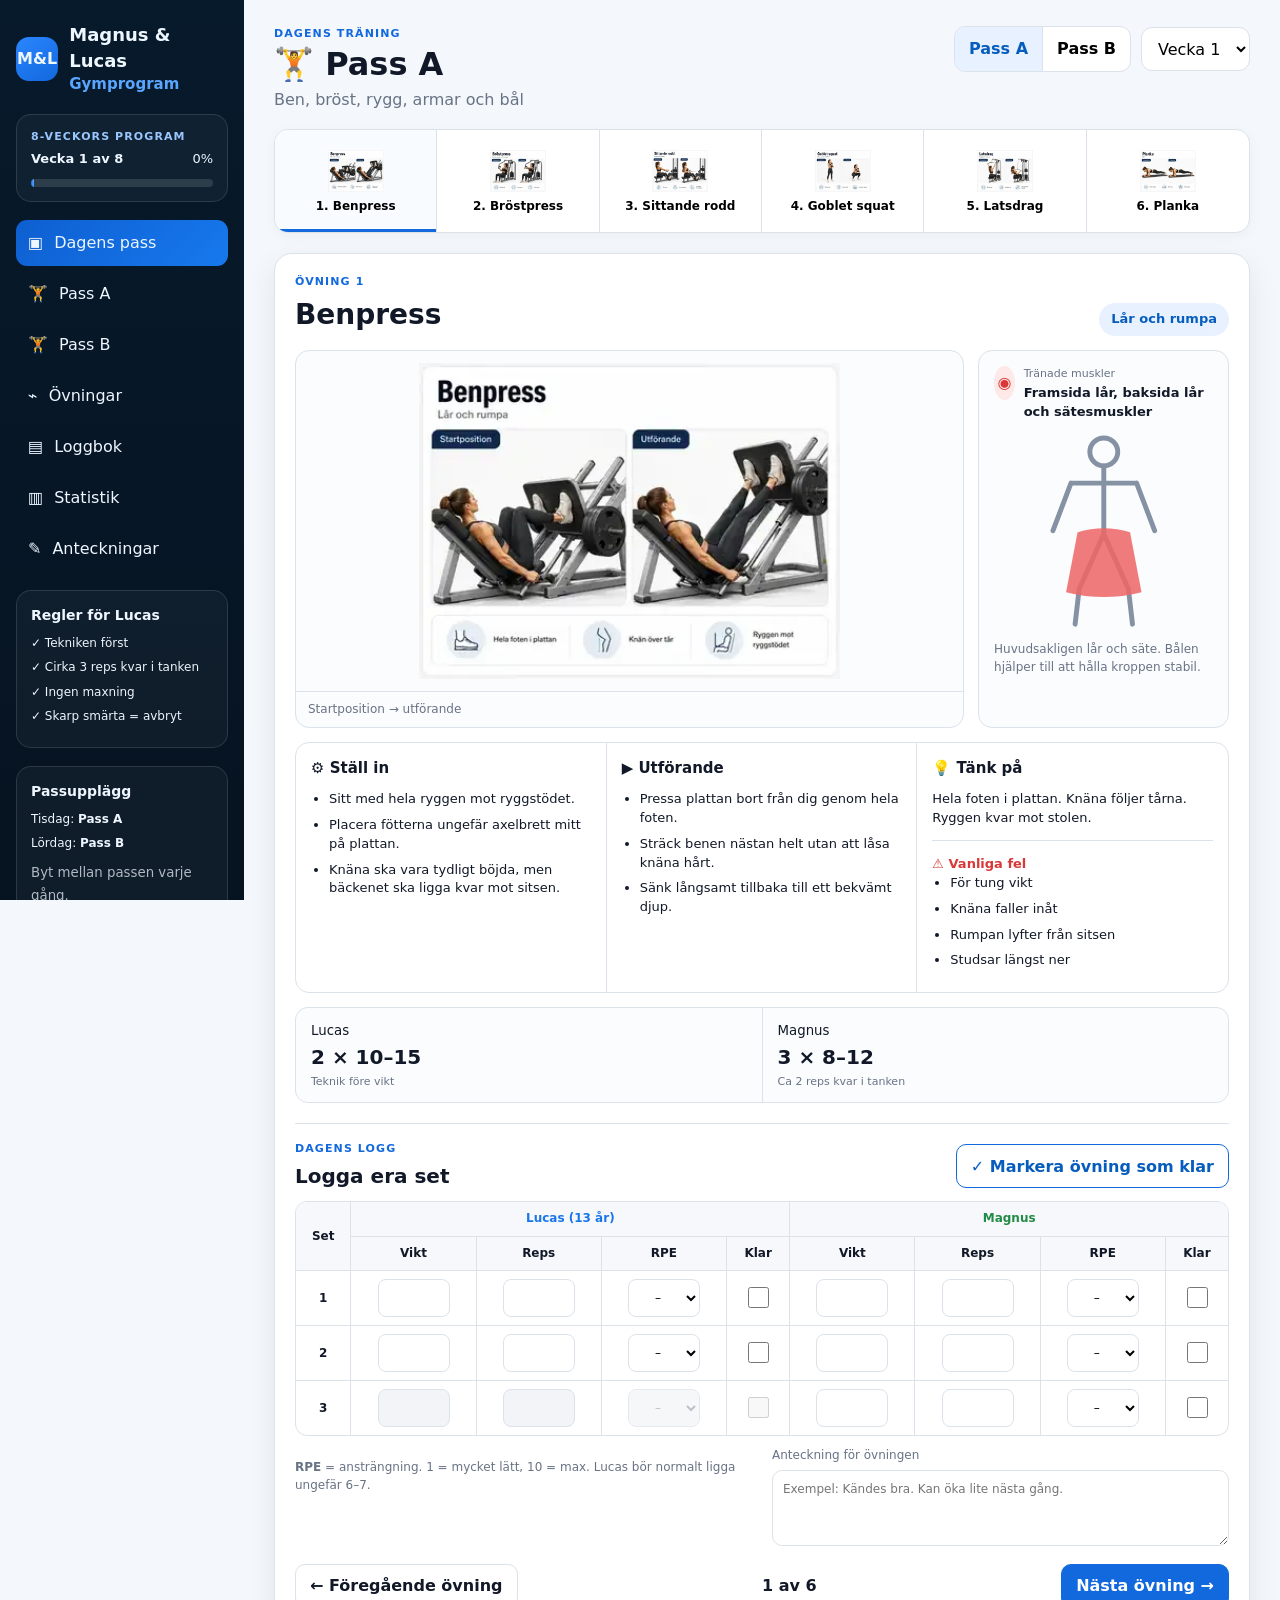
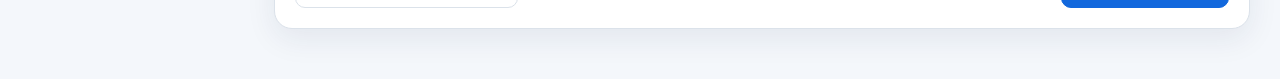
<file: index.html>
<!doctype html>
<html lang="sv">
<head>
  <meta charset="utf-8" />
  <meta name="viewport" content="width=device-width, initial-scale=1, viewport-fit=cover" />
  <meta name="theme-color" content="#071a2b" />
  <meta name="description" content="8-veckors gymprogram för Magnus och Lucas med övningsinstruktioner, loggbok och progression." />
  <title>Magnus & Lucas – Gymprogram</title>
  <link rel="manifest" href="manifest.webmanifest" />
  <link rel="stylesheet" href="styles.css" />
</head>
<body>
  <div class="app-shell">
    <aside class="sidebar" aria-label="Huvudmeny">
      <a class="brand" href="#today" aria-label="Magnus och Lucas gymprogram">
        <span class="brand-mark">M&amp;L</span>
        <span><b>Magnus &amp; Lucas</b><small>Gymprogram</small></span>
      </a>
      <section class="program-card"><p class="eyebrow">8-veckors program</p><div class="program-row"><strong id="sidebarWeek">Vecka 1 av 8</strong><span id="sidebarPercent">0%</span></div><div class="progress-track"><div id="sidebarProgress" class="progress-fill"></div></div></section>
      <nav class="side-nav">
        <button class="nav-btn active" data-view="today"><span>▣</span>Dagens pass</button>
        <button class="nav-btn" data-view="passA"><span>🏋</span>Pass A</button><button class="nav-btn" data-view="passB"><span>🏋</span>Pass B</button>
        <button class="nav-btn" data-view="exercises"><span>⌁</span>Övningar</button><button class="nav-btn" data-view="log"><span>▤</span>Loggbok</button><button class="nav-btn" data-view="stats"><span>▥</span>Statistik</button><button class="nav-btn" data-view="notes"><span>✎</span>Anteckningar</button>
      </nav>
      <section class="lucas-rules"><h3>Regler för Lucas</h3><p>✓ Tekniken först</p><p>✓ Cirka 3 reps kvar i tanken</p><p>✓ Ingen maxning</p><p>✓ Skarp smärta = avbryt</p></section>
      <section class="schedule-mini"><h3>Passupplägg</h3><p>Tisdag: <b>Pass A</b></p><p>Lördag: <b>Pass B</b></p><small>Byt mellan passen varje gång.</small></section>
    </aside>
    <main class="main">
      <header class="mobile-header"><button id="menuToggle" class="icon-btn" aria-label="Öppna meny">☰</button><div><b>Magnus &amp; Lucas</b><small>Gymprogram</small></div><button id="quickLog" class="icon-btn" aria-label="Öppna loggboken">▤</button></header>
      <section id="todayView" class="view active-view">
        <div class="page-head"><div><p class="eyebrow">Dagens träning</p><h1 id="passHeading">🏋 Pass A</h1><p id="passSubtitle">Ben, bröst, rygg, armar och bål</p></div><div class="head-actions"><div class="segmented" aria-label="Välj pass"><button data-pass="A" class="active">Pass A</button><button data-pass="B">Pass B</button></div><select id="weekSelect" aria-label="Välj vecka"></select></div></div>
        <div id="exerciseTabs" class="exercise-tabs" role="tablist" aria-label="Övningar i passet"></div>
        <article class="exercise-detail" id="exerciseDetail">
          <div class="exercise-title-row"><div><p class="eyebrow" id="exerciseNumber">Övning 1</p><h2 id="exerciseName">Benpress</h2></div><span class="muscle-pill" id="exerciseMuscle">Lår och rumpa</span></div>
          <div class="visual-grid"><figure class="exercise-figure"><img id="exerciseImage" src="assets/exercises/benpress.svg" alt="Illustration av benpress" /><figcaption>Startposition → utförande</figcaption></figure><aside class="muscle-card"><div class="muscle-card-head"><span class="muscle-icon">◉</span><div><small>Tränade muskler</small><strong id="muscleName">Framsida lår, baksida lår och sätesmuskler</strong></div></div><div class="body-map" aria-hidden="true"><svg viewBox="0 0 180 250"><circle cx="90" cy="28" r="17" class="body-line"/><path d="M90 45 L90 128 M50 66 L130 66 M50 66 L28 124 M130 66 L152 124 M90 128 L60 195 M90 128 L120 195 M60 195 L55 238 M120 195 L125 238" class="body-line"/><path id="bodyHighlight" d="M65 130 Q90 118 115 130 L126 194 Q90 208 54 194 Z" class="muscle-highlight"/></svg></div><p id="muscleDescription">Huvudsakligen lår och säte. Bålen hjälper till att hålla kroppen stabil.</p></aside></div>
          <div class="instruction-grid"><section class="instruction-card"><h3><span>⚙</span> Ställ in</h3><ul id="setupList"></ul></section><section class="instruction-card"><h3><span>▶</span> Utförande</h3><ul id="performList"></ul></section><section class="instruction-card"><h3><span>💡</span> Tänk på</h3><p id="cueText"></p><div class="warning-box"><strong>⚠ Vanliga fel</strong><ul id="mistakeList"></ul></div></section></div>
          <section class="prescription-card"><div><small>Lucas</small><strong id="lucasPrescription">2 × 10–15</strong><span>Teknik före vikt</span></div><div><small>Magnus</small><strong id="magnusPrescription">3 × 8–12</strong><span>Ca 2 reps kvar i tanken</span></div></section>
          <section class="log-panel" id="inlineLog"><div class="section-head"><div><p class="eyebrow">Dagens logg</p><h3>Logga era set</h3></div><button id="completeExercise" class="outline-btn">✓ Markera övning som klar</button></div><div class="table-scroller"><table class="set-table"><thead><tr><th rowspan="2">Set</th><th colspan="4" class="lucas-color">Lucas (13 år)</th><th colspan="4" class="magnus-color">Magnus</th></tr><tr><th>Vikt</th><th>Reps</th><th>RPE</th><th>Klar</th><th>Vikt</th><th>Reps</th><th>RPE</th><th>Klar</th></tr></thead><tbody id="setRows"></tbody></table></div><div class="log-footer"><p><b>RPE</b> = ansträngning. 1 = mycket lätt, 10 = max. Lucas bör normalt ligga ungefär 6–7.</p><label>Anteckning för övningen<textarea id="exerciseNotes" placeholder="Exempel: Kändes bra. Kan öka lite nästa gång."></textarea></label></div></section>
          <div class="exercise-nav"><button id="prevExercise" class="secondary-btn">← Föregående övning</button><strong id="exerciseCounter">1 av 6</strong><button id="nextExercise" class="primary-btn">Nästa övning →</button></div>
        </article>
      </section>
      <section id="exercisesView" class="view"><div class="page-head"><div><p class="eyebrow">Bibliotek</p><h1>Alla övningar</h1><p>Tryck på en övning för full instruktion och loggning.</p></div></div><div id="exerciseLibrary" class="library-grid"></div></section>
      <section id="logView" class="view"><div class="page-head"><div><p class="eyebrow">Historik</p><h1>Loggbok</h1><p>Alla sparade träningspass på den här enheten.</p></div><button id="exportData" class="secondary-btn">Exportera data</button></div><div id="logSummary" class="summary-cards"></div><div id="historyList" class="history-list"></div></section>
      <section id="statsView" class="view"><div class="page-head"><div><p class="eyebrow">Översikt</p><h1>Statistik</h1><p>Följ kontinuitet och progression genom programmet.</p></div></div><div class="stats-grid"><article class="stat-card"><small>Genomförda övningar</small><strong id="statExercises">0</strong><span>av totalt loggade</span></article><article class="stat-card"><small>Träningspass</small><strong id="statSessions">0</strong><span>med registrerad aktivitet</span></article><article class="stat-card"><small>Nuvarande vecka</small><strong id="statWeek">1 / 8</strong><span>i programmet</span></article></div><article class="chart-card"><h2>Veckoprogression</h2><div id="weekChart" class="week-chart"></div></article></section>
      <section id="notesView" class="view"><div class="page-head"><div><p class="eyebrow">Gemensamt</p><h1>Anteckningar</h1><p>Skriv sådant ni vill komma ihåg till nästa pass.</p></div></div><label class="big-note">Träningsanteckningar<textarea id="globalNotes" placeholder="Exempel: Nästa tisdag testar Lucas ett steg högre på benpressen om tekniken känns bra."></textarea></label><p class="save-note" id="notesSaved">Sparas automatiskt på enheten.</p></section>
    </main>
  </div>
  <div id="toast" class="toast" role="status" aria-live="polite"></div>
  <script src="app.js"></script>
  <script>
    const passBGeneratedImages = {
      axelpress: 'https://d8j0ntlcm91z4.cloudfront.net/user_3II48NDtze84XCjRtOzwouCssZN/hf_20260829_084911_d4fea22e-af73-4807-9481-3103b0ed4448.png',
      kabelrodd: 'https://d8j0ntlcm91z4.cloudfront.net/user_3II48NDtze84XCjRtOzwouCssZN/hf_20260829_084911_a7e94149-48c9-4cf2-bd78-8bab9986e830.png'
    };
    const localExerciseAsset = exerciseAsset;
    exerciseAsset = function(ex) {
      return passBGeneratedImages[ex.id] || localExerciseAsset(ex);
    };
    renderToday();
  </script>
</body></html>
</file>
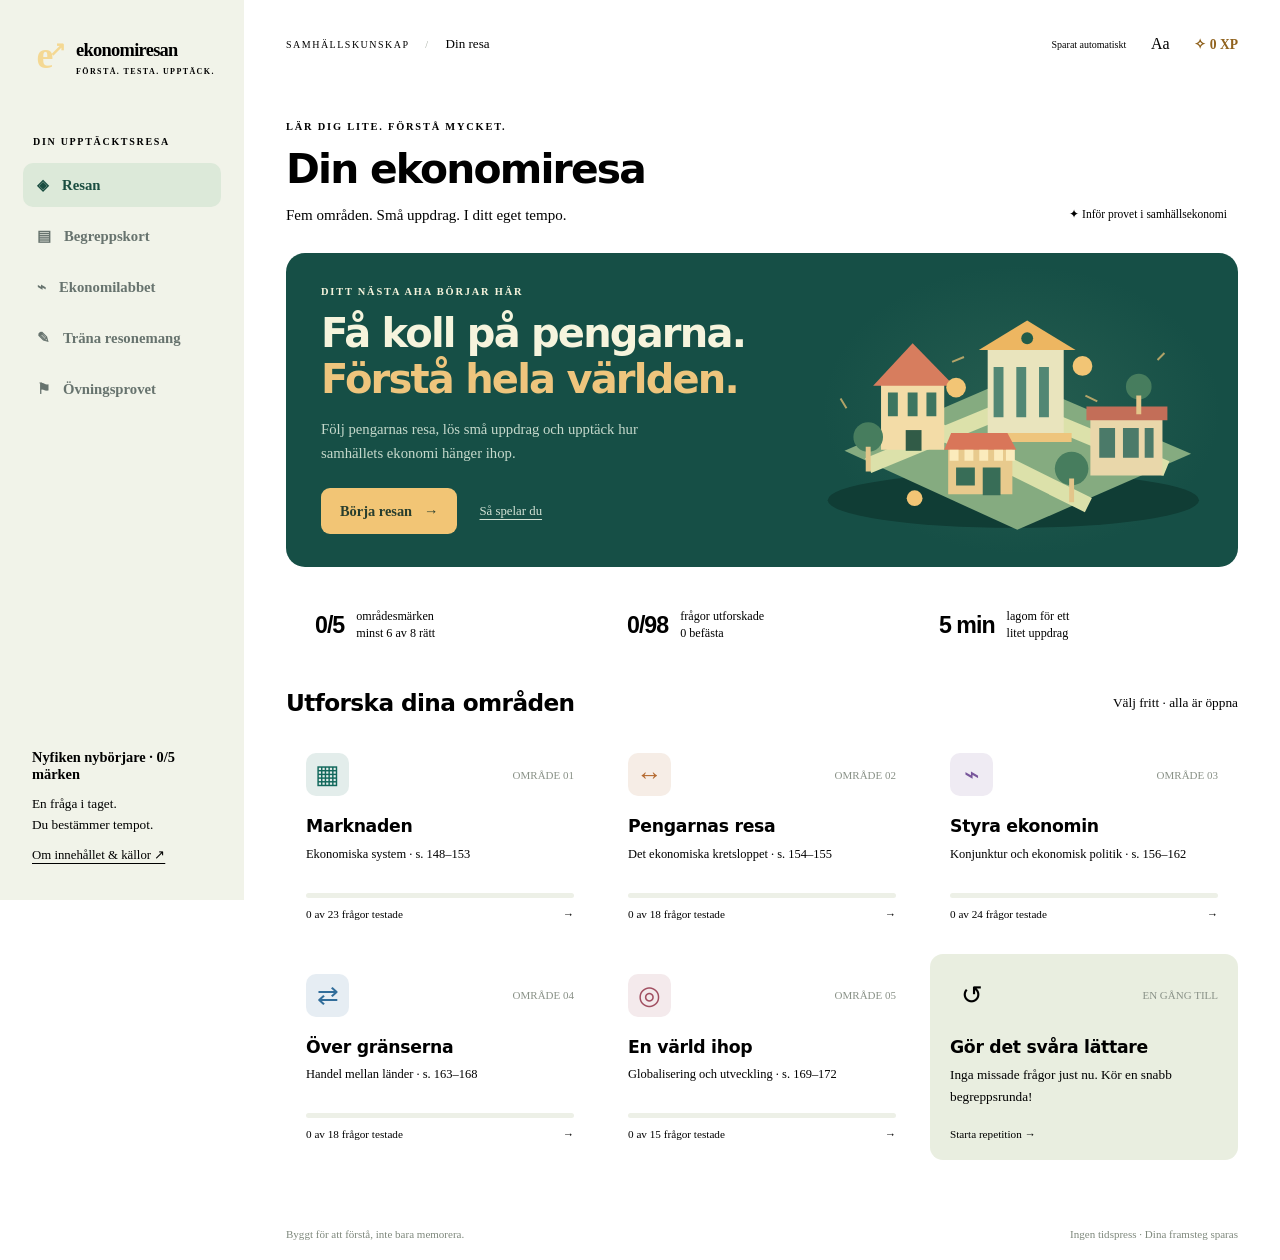
<file: ekonomiresan/index.html>
<!doctype html>
<html lang="sv"><head><meta charset="UTF-8"><meta name="viewport" content="width=device-width,initial-scale=1"><meta name="theme-color" content="#134e46"><title>Ekonomiresan – lär dig samhällsekonomi</title><meta name="description" content="Lär dig samhällsekonomi med 98 frågor, 53 begrepp, interaktiva laborationer och resonemangsträning."><meta property="og:title" content="Ekonomiresan"><meta property="og:description" content="Små uppdrag. Stora aha! Ett lärspel om samhällsekonomi."><meta property="og:image" content="https://manngez.github.io/kssa/ekonomiresan/cover.svg"><link rel="icon" href="data:image/svg+xml,%3Csvg%20xmlns%3D%22http%3A%2F%2Fwww.w3.org%2F2000%2Fsvg%22%20viewBox%3D%220%200%2064%2064%22%3E%3Crect%20width%3D%2264%22%20height%3D%2264%22%20rx%3D%2216%22%20fill%3D%22%23164f46%22%2F%3E%3Ctext%20x%3D%2215%22%20y%3D%2248%22%20fill%3D%22%23f2c575%22%20font-family%3D%22sans-serif%22%20font-size%3D%2254%22%3Ee%3C%2Ftext%3E%3C%2Fsvg%3E" type="image/svg+xml"><style>500;600;700&family=Manrope:wght@400;500;600;700;800&display=swap');
:root{--ink:#173d38;--muted:#67736e;--green:#165b4e;--bg:#f7f7f0;--line:#dfe5da;--amber:#f1be63;--coral:#d87559;--paper:#fffefa;font-family:'DM Sans',system-ui,sans-serif;color:var(--ink);background:var(--bg);font-size:16px}
*{box-sizing:border-box}body{margin:0}button,input,select,textarea{font:inherit}button{cursor:pointer;color:inherit}button:disabled{cursor:default;opacity:.55}button,a,input,select,textarea{touch-action:manipulation}button:focus-visible,a:focus-visible,input:focus-visible,textarea:focus-visible,summary:focus-visible{outline:3px solid #d67c24;outline-offset:4px}button{border:0;background:none}a{color:var(--green)}.layout{display:grid;grid-template-columns:244px minmax(0,1fr);min-height:100vh}aside{position:sticky;top:0;height:100vh;padding:35px 23px 25px;border-right:1px solid var(--line);background:#f1f3e9;display:flex;flex-direction:column}.brand{display:flex;align-items:center;gap:10px;text-align:left;padding:0;font-weight:800;font-size:1.15rem;letter-spacing:-.7px}.brandmark{background:var(--ink);color:#f4d893;border-radius:13px;width:43px;height:46px;font-size:38px;line-height:40px;position:relative;display:block;text-align:center}.brandmark span{font-size:20px;position:absolute;right:1px;top:-6px}.brand small{font-size:8px;letter-spacing:1.4px;display:block;margin-top:6px}.side-label{font-size:10px;font-weight:700;letter-spacing:1.7px;color:var(--muted);margin:55px 10px 16px}nav{display:grid;gap:7px}nav button{display:flex;gap:13px;align-items:center;padding:13px 14px;border-radius:10px;text-align:left;font-weight:600;font-size:.92rem;color:#67736e}nav button.active{background:#dce9d9;color:#194d40}nav button:hover{background:#e5ebde}.side-bottom{margin-top:auto;border-top:1px solid var(--line);padding:20px 9px 0}.small{font-size:.83rem;line-height:1.6}.muted{color:var(--muted)}.text-btn{padding:12px 0;text-align:left;font-size:.8rem;text-decoration:underline;text-underline-offset:4px}#level{font-size:.9rem;font-weight:700;margin-bottom:10px}header{height:88px;padding:0 42px;border-bottom:1px solid var(--line);display:flex;align-items:center;justify-content:space-between;gap:15px}.breadcrumb{font-size:10px;letter-spacing:1.5px;color:var(--muted)}.breadcrumb span{margin:0 12px;color:#a6ada2}.breadcrumb b{letter-spacing:0;color:var(--ink);font-size:.82rem;font-weight:500}.header-tools{display:flex;gap:14px;align-items:center}.xp{font-size:.85rem;color:#90621d;font-weight:700;white-space:nowrap}.icon-btn{border:1px solid var(--line);border-radius:9px;min-width:40px;min-height:38px;background:var(--paper)}#connection{font-size:10px;color:var(--muted)}main{max-width:1310px;margin:auto;padding:33px 42px;outline:none}h1,h2,h3,h4{font-family:Manrope,system-ui,sans-serif;margin:0;line-height:1.2}h1{font-size:2.55rem;letter-spacing:-1.8px;font-weight:800}h2{font-size:1.45rem;letter-spacing:-.6px}h3{font-size:1.08rem;letter-spacing:-.3px}p{line-height:1.65}.eyebrow{text-transform:uppercase;font-size:.65rem;letter-spacing:1.8px;font-weight:700;display:block;margin-bottom:13px}.intro-row{display:flex;justify-content:space-between;gap:20px;align-items:flex-end;margin-bottom:25px}.intro-row p{color:var(--muted);margin:9px 0 0;font-size:.94rem}.pill{border:1px solid var(--line);border-radius:30px;padding:7px 11px;font-size:.72rem;white-space:nowrap}.hero{background:#164f46;color:#f6f4dd;border-radius:19px;display:grid;grid-template-columns:1.2fr 1fr;overflow:hidden;min-height:285px;position:relative}.hero-content{padding:33px 35px;position:relative;z-index:2}.hero h2{font-size:2.5rem;line-height:1.15;letter-spacing:-1.8px}.hero h2 em{font-style:normal;color:#eec57d}.hero p{color:#c6d9cc;font-size:.92rem;max-width:370px;margin:15px 0 23px}.hero-art{display:flex;align-items:center;padding:18px 18px 10px 0;background:radial-gradient(ellipse,#51866b44,transparent 65%)}.hero-art svg{width:100%;height:100%;max-height:300px}.primary,.secondary,.amber-btn{border-radius:9px;min-height:46px;padding:12px 19px;font-weight:700;font-size:.9rem;display:inline-flex;align-items:center;justify-content:center;gap:12px}.primary{background:var(--green);color:#fff}.primary:hover{background:#104536}.secondary{border:1px solid var(--line);background:var(--paper)}.secondary:hover{background:#edf1e5}.amber-btn{background:#f2c575;color:#283e2e}.hero .text-btn{color:#d4e3d6;padding:12px}.actions{display:flex;gap:10px;flex-wrap:wrap}.stats-strip{display:grid;grid-template-columns:repeat(3,1fr);border:1px solid var(--line);border-radius:12px;background:var(--paper);margin:22px 0 28px;padding:19px 8px}.stat{padding:0 21px;border-right:1px solid var(--line);display:flex;gap:12px;align-items:center}.stat:last-child{border:0}.stat strong{font-family:Manrope,sans-serif;font-size:1.45rem;letter-spacing:-1px}.stat span{font-size:.76rem;color:var(--muted);line-height:1.4}.section-title{display:flex;justify-content:space-between;align-items:center;margin:24px 0 16px}.section-title small{color:var(--muted)}.chapter-grid{display:grid;grid-template-columns:repeat(3,minmax(0,1fr));gap:14px}.chapter-card{background:var(--paper);border:1px solid var(--line);border-radius:13px;padding:20px;display:flex;flex-direction:column;align-items:flex-start;text-align:left;min-height:198px;transition:transform .2s,border-color .2s}.chapter-card:hover{transform:translateY(-3px);border-color:#91aa91}.chapter-top{display:flex;align-items:center;width:100%;justify-content:space-between;margin-bottom:20px}.chapter-icon{border-radius:10px;background:color-mix(in srgb,var(--accent) 12%,white);color:var(--accent);width:43px;height:43px;display:grid;place-items:center;font-size:26px}.chapter-num{color:#899187;font-size:11px}.chapter-card h3{margin-bottom:7px}.chapter-card p{font-size:.78rem;color:var(--muted);margin:0 0 18px}.chapter-foot{width:100%;margin-top:auto;font-size:.7rem;color:var(--muted)}.bar{height:5px;border-radius:5px;background:#edf0e7;overflow:hidden;margin:10px 0}.bar i{display:block;height:100%;background:#60846c;border-radius:5px}.chapter-card.recap{background:#e9eee0}.chapter-card.recap p{line-height:1.65;font-size:.83rem}.row{display:flex;align-items:center;justify-content:space-between;gap:16px}.back{font-size:.82rem;color:var(--muted);padding:0 0 20px}.panel{background:var(--paper);border:1px solid var(--line);border-radius:16px;padding:28px;margin-top:20px}.narrow{max-width:820px;margin:auto}.lead{color:var(--muted);font-size:1rem;line-height:1.7}.lesson-head{border-left:4px solid var(--accent);padding-left:22px}.lesson-fact{border-bottom:1px solid var(--line);padding:18px 0}.lesson-fact:last-child{border:0}.lesson-fact p{margin-bottom:0;color:#52675e}.lesson-fact summary{cursor:pointer;font-weight:700}.notice{background:#edf0df;padding:16px 19px;border-radius:10px;font-size:.85rem;line-height:1.7;margin-top:20px}.quiz-top{margin-bottom:17px}.quiz-card{min-height:365px;padding:32px}.question-title{font-size:1.5rem;line-height:1.45;letter-spacing:-.5px;margin:18px 0 24px}.options{display:grid;gap:11px}.option{display:flex;align-items:center;text-align:left;gap:13px;border:1px solid #dbe3d7;border-radius:10px;background:var(--paper);padding:17px 18px;line-height:1.5;min-height:63px;position:relative}.option:hover:not(:disabled){background:#f0f3e8;border-color:#88a387}.option .letter{display:grid;place-items:center;border-radius:7px;background:#eef0e7;min-width:30px;height:30px;font-size:.82rem;font-weight:700}.option.selected{border:2px solid #4f8069;background:#edf3e9;padding:16px 17px}.option.correct{border-color:#488966}.feedback{border-radius:12px;background:#e3efe0;padding:22px;margin-top:22px;line-height:1.7}.feedback.wrong{background:#fcf0dc}.feedback p{margin:8px 0 15px}.feedback strong{display:block}.quiz-bottom{margin-top:16px;display:flex;align-items:center;justify-content:space-between;gap:10px}.flash{width:100%;min-height:250px;display:flex;flex-direction:column;align-items:center;justify-content:center;gap:16px;text-align:center;border:1px solid var(--line);border-radius:18px;padding:35px;background:#e8efdf}.flash h2{font-size:2rem}.flash p{font-size:1.1rem;max-width:600px;margin:0}.filter-row{display:flex;gap:12px;margin:22px 0;flex-wrap:wrap}.filter-row input,.filter-row select,select{border:1px solid var(--line);background:var(--paper);border-radius:9px;padding:12px;min-width:0}.filter-row input{flex:1;min-width:170px}.wordlist{display:grid;grid-template-columns:1fr 1fr;gap:10px;margin-top:25px}.wordlist details{padding:15px 17px;background:var(--paper);border:1px solid var(--line);border-radius:10px}.wordlist summary{cursor:pointer;font-weight:600}.wordlist p{font-size:.9rem;margin:12px 0 0}.tabs{display:flex;gap:8px;flex-wrap:wrap;margin:24px 0}.tabs button{border:1px solid var(--line);border-radius:30px;padding:10px 15px;font-size:.84rem;background:var(--paper)}.tabs button.active{background:var(--green);color:white}.lab-grid{display:grid;grid-template-columns:1fr 1fr;gap:25px}.lab-controls label{display:block;margin:18px 0;font-size:.9rem;font-weight:600}.lab-controls label span{float:right;color:var(--green)}input[type=range]{display:block;width:100%;margin:13px 0;accent-color:var(--green);height:25px}.lab-number{font-family:Manrope,sans-serif;font-size:2.3rem;font-weight:800}.lab-number small{font-size:.9rem;font-weight:500}svg text{font-family:'DM Sans',system-ui,sans-serif}.chart{width:100%;max-height:350px}.flow-grid{display:grid;grid-template-columns:1fr 1fr;gap:12px;max-width:600px;margin:18px auto}.actor{border:1px solid #b7cdb6;background:#e9f0e3;border-radius:12px;min-height:86px;padding:18px;text-align:center}.actor b{display:block}.flow-steps{display:flex;gap:12px;flex-direction:column}.flow-step{padding:15px;border-radius:10px;background:#edf1e5;line-height:1.6}.flow-step b{color:var(--green)}.reason-grid{display:grid;grid-template-columns:1fr 1fr;gap:13px}.reason-btn{text-align:left;border:1px solid var(--line);background:var(--paper);border-radius:12px;padding:22px;line-height:1.6}.reason-btn small{display:block;color:var(--muted);margin-bottom:10px}.reason-btn:hover{border-color:#789a76}textarea{width:100%;min-height:175px;resize:vertical;border:1px solid var(--line);border-radius:10px;padding:18px;line-height:1.7;background:#fff;margin:15px 0;color:var(--ink)}.checks label{display:flex;gap:10px;line-height:1.6;margin:14px 0}.checks input{width:19px;height:19px;accent-color:var(--green);flex-shrink:0}.score-ring{width:140px;height:140px;border:10px solid #d8e6d2;border-radius:50%;display:flex;justify-content:center;align-items:center;flex-direction:column;margin:10px auto 25px}.score-ring strong{font-size:2.5rem;font-family:Manrope,sans-serif}.score-ring small{color:var(--muted)}.result{text-align:center}.result .actions{justify-content:center;margin-top:24px}.review details{border-bottom:1px solid var(--line);padding:16px 0}.review summary{cursor:pointer;line-height:1.6}.review p{font-size:.9rem;color:#536458}.good-tag{color:#27694c}.bad-tag{color:#9b6120}.exam-steps{display:grid;gap:14px;margin:23px 0}.exam-steps div{padding:16px;background:#edf2e6;border-radius:10px}.badge{font-size:.7rem;color:#32664c;background:#e0edda;padding:5px 8px;border-radius:20px}footer{border-top:1px solid var(--line);margin:15px 42px 0;padding:20px 0;font-size:.69rem;color:#7e887c;display:flex;justify-content:space-between;gap:15px}#toast{position:fixed;bottom:20px;left:50%;transform:translateX(-50%);background:#173d38;color:#fff;padding:12px 20px;border-radius:12px;max-width:90%;z-index:99;display:none}#toast.show{display:block}dialog{max-width:540px;border:1px solid var(--line);border-radius:18px;padding:32px;background:var(--paper);color:var(--ink)}dialog::backdrop{background:#12362bcc}.skip{position:absolute;top:-100px;z-index:100}.skip:focus{top:10px;background:white;padding:12px}.large{font-size:19px}.loading{padding:80px;text-align:center}
@media(min-width:1550px){main{padding-top:45px}.hero{min-height:310px}}
@media(max-width:1100px){.layout{grid-template-columns:206px 1fr}aside{padding:28px 17px}.brand{font-size:1rem}.brandmark{width:35px;min-width:35px}.brand small{font-size:6px}.hero-content{padding:28px}.hero h2{font-size:2.05rem}header{padding:0 26px}main{padding:27px 26px}.chapter-grid{grid-template-columns:1fr 1fr}footer{margin:15px 26px}.hero-art{padding:0}.breadcrumb{letter-spacing:0}.breadcrumb span{margin:0 5px}}
@media(max-width:720px){.layout{display:block}aside{position:static;height:auto;display:block;padding:17px 18px 10px;border-right:0;border-bottom:1px solid var(--line)}.brand{font-size:1.15rem}.brand small{font-size:8px}.brandmark{width:40px;min-width:40px;height:42px}.side-label,.side-bottom{display:none}nav{display:flex;overflow-x:auto;gap:5px;margin-top:18px;padding-bottom:3px}nav button{white-space:nowrap;padding:10px 12px;font-size:.75rem;gap:6px}header{height:59px;padding:0 19px}.breadcrumb{font-size:9px}.breadcrumb b{font-size:.7rem}.breadcrumb span{margin:0 5px}.header-tools{gap:9px}#connection{max-width:70px;font-size:8px}.xp{font-size:.7rem}.icon-btn{min-width:34px;min-height:34px}main{padding:23px 19px}h1{font-size:2rem}.intro-row{align-items:start;margin-bottom:21px}.intro-row .pill{display:none}.intro-row p{font-size:.83rem}.hero{grid-template-columns:1fr;min-height:0}.hero-content{padding:25px}.hero h2{font-size:2.15rem}.hero p{font-size:.88rem}.hero-art{height:130px;padding:0 35px 10px;margin-top:-8px}.hero-art svg{height:160px}.hero .actions{gap:6px}.hero .text-btn{font-size:.74rem}.primary,.secondary,.amber-btn{padding:12px 15px}.stats-strip{padding:15px 0;margin:17px 0 26px}.stat{padding:0 11px;display:block}.stat strong{display:block;font-size:1.3rem}.stat span{font-size:.67rem}.chapter-grid{gap:10px}.chapter-card{padding:15px;min-height:189px}.chapter-top{margin-bottom:15px}.chapter-icon{width:36px;height:36px;font-size:23px}.chapter-card h3{font-size:.94rem}.chapter-card p{font-size:.72rem;line-height:1.5}.chapter-card.recap p{font-size:.75rem}.chapter-num{font-size:9px}.section-title h2{font-size:1.2rem}.section-title small{font-size:.65rem}.panel{padding:21px}.quiz-card{padding:22px 18px}.question-title{font-size:1.2rem}.option{padding:14px 12px;font-size:.9rem;gap:10px}.option.selected{padding:13px 11px}.quiz-bottom{align-items:flex-start}.wordlist,.lab-grid,.reason-grid{grid-template-columns:1fr}.flash{min-height:235px;padding:25px}.flash h2{font-size:1.6rem}.flash p{font-size:1rem}.filter-row select{width:100%}.filter-row input{width:100%}.hero .eyebrow{font-size:.6rem}.row{gap:10px;flex-wrap:wrap}.lab-number{font-size:2rem}footer{margin:0 19px;display:block;line-height:1.7}footer span{display:block}.large .chapter-grid{grid-template-columns:1fr}.large nav button{font-size:.72rem}.large .hero h2{font-size:1.8rem}}
@media(prefers-reduced-motion:reduce){*{scroll-behavior:auto!important;transition:none!important;animation:none!important}}
</style></head>
<body><a class="skip" href="#main">Till innehållet</a><div class="layout"><aside><button class="brand" data-page="home"><span class="brandmark">e<span>↗</span></span><span>ekonomiresan<small>FÖRSTÅ. TESTA. UPPTÄCK.</small></span></button><div class="side-label">DIN UPPTÄCKTSRESA</div><nav aria-label="Huvudmeny"><button data-page="home">◈ <span>Resan</span></button><button data-page="terms">▤ <span>Begreppskort</span></button><button data-page="lab">⌁ <span>Ekonomilabbet</span></button><button data-page="reason">✎ <span>Träna resonemang</span></button><button data-page="exam">⚑ <span>Övningsprovet</span></button></nav><div class="side-bottom"><div id="level"></div><div class="small muted">En fråga i taget.<br>Du bestämmer tempot.</div><button class="text-btn" data-page="sources">Om innehållet & källor ↗</button></div></aside><div class="workspace"><header><div class="breadcrumb">SAMHÄLLSKUNSKAP <span>/</span> <b id="crumb">Din resa</b></div><div class="header-tools"><span id="connection" role="status">Laddar sparad träning…</span><button id="textSize" class="icon-btn" aria-label="Växla större text" aria-pressed="false">Aa</button><span id="xp" class="xp">✧ 0 XP</span></div></header><main id="main" tabindex="-1"><div class="loading">Din resa laddas…</div></main><footer>Byggt för att förstå, inte bara memorera. <span>Ingen tidspress · Dina framsteg sparas</span></footer></div></div><div id="toast" role="status"></div><dialog id="help"><h2>Så spelar du</h2><p>Välj ett område. Läs de korta förklaringarna och spela ett uppdrag med 8 frågor.</p><p>Rätt svar ger 10 XP. Ett försök ger 2 XP. Minst 6 rätt ger områdets märke. Fel svar hamnar i repetitionen.</p><p>Ett begrepp eller en fråga räknas som befäst efter två rätt i följd. Det är ett träningsmått, inte ett löfte om provresultatet.</p><p>Använd Ekonomilabbet och förklara sedan sambanden med egna ord. Övningsprovet innehåller 20 blandade frågor.</p><button class="primary" id="closeHelp">Då kör vi</button></dialog><script type="module">const Engine=(()=>{
const BANK = [{"chapter":0,"correct":0,"explanation":"Efterfrågan har ökat medan utbudet är begränsat. Då kan säljare ofta ta mer betalt.","id":"q0","options":["Det pressas upp","Det måste halveras","Det påverkas aldrig"],"prompt":"Alla vill köpa biljetter till finalen, men antalet platser är oförändrat. Vad händer vanligtvis med priset på en fri marknad?","type":"choice"},{"chapter":0,"correct":0,"explanation":"När kunder kan välja behöver företagen anstränga sig. Konkurrens kan handla om pris, kvalitet eller service.","id":"q1","options":["Bättre priser eller bättre service","Att alla priser bestäms av staten","Att kundernas val försvinner"],"prompt":"Två nya kiosker öppnar bredvid den gamla. Vad kan konkurrensen leda till?","type":"choice"},{"chapter":0,"correct":0,"explanation":"Överskott betyder att mer erbjuds än köparna vill köpa till det rådande priset. Ett lägre pris kan locka fler köpare.","id":"q2","options":["Sänka priset","Höja priset eftersom ingen köper","Sluta låta kunder välja"],"prompt":"Det finns mängder av osålda jordgubbar. Vad får säljaren ofta anledning att göra?","type":"choice"},{"chapter":0,"correct":0,"explanation":"En central plan styr produktion och prissättning i den rena modellen av planekonomi.","id":"q3","options":["Staten bestämmer hur många cyklar fabrikerna ska göra och deras pris","Kunder väljer mellan många privata cykelbutiker","Priser bildas enbart genom fri konkurrens"],"prompt":"Vilket exempel beskriver en planekonomi?","type":"choice"},{"chapter":0,"correct":0,"explanation":"Om en fabrik orsakar utsläpp kan andra få bära kostnaden. Regler eller miljöskatter kan försöka hantera detta.","id":"q4","options":["Miljöskador kan drabba andra utan att hela kostnaden ingår i priset","Inga företag kan utveckla nya produkter","Alla får alltid exakt samma inkomst"],"prompt":"Vilket är en möjlig nackdel med marknadsekonomi?","type":"choice"},{"chapter":0,"correct":0,"explanation":"Konkurrens fungerar bättre när företag kan etablera sig och ingen vinner genom bedrägeri eller otillåtna samarbeten.","id":"q5","options":["Köpare och säljare behöver kunna lita på handeln","För att förbjuda alla nya företag","För att efterfrågan ska upphöra"],"prompt":"Varför behöver en marknad fungerande avtal och regler mot fusk?","type":"choice"},{"chapter":0,"correct":0,"explanation":"Monopol betyder en säljare. Oligopol betyder att ett fåtal företag dominerar.","id":"q6","options":["Monopol","Oligopol","Fri konkurrens"],"prompt":"Ett enda företag är den enda säljaren på en marknad. Vad kallas det?","type":"choice"},{"chapter":0,"correct":0,"explanation":"Marknader kombineras med offentlig verksamhet och politiska beslut.","id":"q7","options":["Blandekonomi","Ren planekonomi","En ekonomi utan offentlig sektor"],"prompt":"Sverige har privata butiker och skattefinansierade skolor. Vilket system illustrerar det?","type":"choice"},{"chapter":1,"correct":0,"explanation":"Arbetet går från hushållet till företaget. Lönen går åt motsatt håll.","id":"q8","options":["Företaget betalar hushållet","Hushållet betalar företaget för sitt arbete","Banken betalar alltid lönen ur egna pengar"],"prompt":"Du arbetar i en butik och får lön. Vem betalar vem?","type":"choice"},{"chapter":1,"correct":0,"explanation":"Kiosken får en intäkt. Pengarna kan sedan användas till löner, inköp, skatter eller sparande.","id":"q9","options":["Pengar går från hushåll till företag","Pengar går från företag till hushåll","Alla pengarna försvinner ur ekonomin"],"prompt":"Du köper en smörgås i en kiosk. Vad händer i kretsloppet?","type":"choice"},{"chapter":1,"correct":0,"explanation":"Den offentliga sektorn finansierar många gemensamma tjänster med skatter.","id":"q10","options":["Skatteintäkter","Enbart frivilliga köp av biljetter","Enbart bankernas sparränta"],"prompt":"Vad finansierar en stor del av skolans och vårdens verksamhet?","type":"choice"},{"chapter":1,"correct":0,"explanation":"Minskad inkomst kan minska konsumtionen. Effekten kan spridas till företag och offentlig sektor.","id":"q11","options":["Inkomster och konsumtion kan minska, så företag säljer mindre","Alla skatteintäkter ökar automatiskt","Bankernas lån blir automatiskt gratis"],"prompt":"Många blir arbetslösa. Vilket samband är rimligt?","type":"choice"},{"chapter":1,"correct":0,"explanation":"Banken kan ge ett lån som finansierar företagets investering. Företaget betalar ränta och återbetalar lånet.","id":"q12","options":["Företaget och banken","Enbart två hushåll","Enbart staten och utlandet"],"prompt":"Ett företag lånar till en ny maskin. Vilka aktörer har en direkt relation i lånet?","type":"choice"},{"chapter":1,"correct":0,"explanation":"Låneränta är en kostnad för låntagaren. Sparränta är en ersättning till spararen.","id":"q13","options":["Du betalar låneränta men får sparränta på ett räntebärande konto","Du får alltid båda av staten","De betyder skatt och moms"],"prompt":"Vad är skillnaden mellan låneränta och sparränta?","type":"choice"},{"chapter":1,"correct":0,"explanation":"En högre räntekostnad kan tränga undan andra utgifter. Effekten beror bland annat på lån och sparande.","id":"q14","options":["Räntekostnaden ökar, så mindre pengar kan bli kvar till konsumtion","Lånet behöver aldrig återbetalas","Hushållets lön ökar alltid lika mycket"],"prompt":"Räntan på ett lån höjs. Vad kan hända med hushållets köp?","type":"choice"},{"chapter":1,"correct":0,"explanation":"Modellen hjälper oss att följa ekonomiska flöden och hur en förändring sprids.","id":"q15","options":["Hushåll, företag, offentlig sektor och banker","Enbart staten och företagen","Utbud, efterfrågan, pris och moms"],"prompt":"Vilka är de fyra aktörerna i checklistans grundmodell?","type":"choice"},{"chapter":2,"correct":0,"explanation":"Inflation innebär att samma summa pengar räcker till mindre när den allmänna prisnivån stiger.","id":"q16","options":["Din köpkraft minskar","Du kan köpa mer för samma pengar","Pengarna får automatiskt högre värde"],"prompt":"Priserna i allmänhet stiger men din inkomst är oförändrad. Vad händer?","type":"choice"},{"chapter":2,"correct":0,"explanation":"En enskild vara kan bli dyrare på grund av exempelvis brist. Inflation handlar om en bredare prisökning.","id":"q17","options":["Nej, inflation gäller den allmänna prisnivån","Ja, en enda vara räcker alltid","Nej, inflation handlar enbart om löner"],"prompt":"Priset på bara en viss hockeyklubba stiger. Bevisar det inflation?","type":"choice"},{"chapter":2,"correct":0,"explanation":"Offentliga utgifter och skatter hör till finanspolitik. Riksdagen beslutar om statens budget.","id":"q18","options":["Finanspolitik","Penningpolitik","Valutaväxling"],"prompt":"Regeringen föreslår mer pengar till offentliga byggprojekt. Vilken politik är det?","type":"choice"},{"chapter":2,"correct":0,"explanation":"Centralbankens räntebeslut hör till penningpolitik. Blanda inte ihop det med regeringens och riksdagens budgetbeslut.","id":"q19","options":["Penningpolitik","Finanspolitik","Protektionism"],"prompt":"Riksbanken höjer styrräntan. Vilken politik är det?","type":"choice"},{"chapter":2,"correct":0,"explanation":"Investeringar kan ge beställningar och jobb, som i sin tur kan öka inkomster och konsumtion. Det kan samtidigt kosta pengar eller öka skulder.","id":"q20","options":["Ökade offentliga investeringar","Minskade offentliga utgifter i alla lägen","Att stoppa all konsumtion"],"prompt":"Efterfrågan är svag och arbetslösheten hög. Vad kan stimulera ekonomin, allt annat lika?","type":"choice"},{"chapter":2,"correct":0,"explanation":"Styrräntan påverkar andra räntor. Dämpad efterfrågan kan bromsa prisökningar, men effekten tar tid.","id":"q21","options":["Dyrare lån kan minska efterfrågan och prisökningstrycket","Riksbanken bestämmer priset i varje butik","Alla får automatiskt högre lön"],"prompt":"Varför kan en högre styrränta dämpa inflationen?","type":"choice"},{"chapter":2,"correct":0,"explanation":"När ekonomin går starkt kan det bli brist på arbetskraft och andra resurser. Då kan inflationstrycket öka.","id":"q22","options":["Hög aktivitet, ofta fler jobb och risk för ökat inflationstryck","Ingen handlar och alla företag står stilla","Priser måste alltid sjunka"],"prompt":"Vilket beskriver en högkonjunktur bäst?","type":"choice"},{"chapter":2,"correct":0,"explanation":"Positiv inflation betyder fortsatta prisökningar. Sjunkande allmän prisnivå kallas deflation.","id":"q23","options":["Priserna stiger fortfarande, men långsammare","Alla priser har blivit 5 procent lägre","Det är automatiskt deflation"],"prompt":"Inflationen sjunker från 8 till 3 procent. Vad betyder det normalt?","type":"choice"},{"chapter":2,"correct":0,"explanation":"En åtgärd kan förbättra ett mål och försvåra ett annat. Därför behöver politiken väga olika effekter mot varandra.","id":"q24","options":["En stimulans kan ge fler jobb men samtidigt högre inflation","Fler jobb gör alltid alla mål omöjliga","Alla ekonomiska mål är samma sak"],"prompt":"Vilket är ett exempel på en målkonflikt?","type":"choice"},{"chapter":2,"correct":0,"explanation":"0,30 × 1 000 = 300 kr. 700 kr återstår efter skatten i detta förenklade exempel.","id":"q25","options":["300 kr","30 kr","700 kr"],"prompt":"Med proportionell skatt på 30 procent, hur mycket skatt blir det på 1 000 kr?","type":"choice"},{"chapter":3,"correct":0,"explanation":"Sverige köper från ett annat land: import. För Spanien är samma försäljning export.","id":"q26","options":["Import","Export","Enbart inhemsk produktion"],"prompt":"En svensk butik köper apelsiner från Spanien. Vad är det för Sverige?","type":"choice"},{"chapter":3,"correct":0,"explanation":"Även tjänster kan exporteras och importeras.","id":"q27","options":["Export","Import","Ingen handel eftersom det är en tjänst"],"prompt":"Ett svenskt företag säljer en tjänst till Norge. Vad är det för Sverige?","type":"choice"},{"chapter":3,"correct":0,"explanation":"Skillnader i resurser, kunskap och kostnader gör handel möjlig och ofta fördelaktig.","id":"q28","options":["De har olika resurser och kan dra nytta av specialisering","Alla länder har samma klimat och kunskap","Handel gör att inga varor behöver produceras"],"prompt":"Varför handlar länder med varandra?","type":"choice"},{"chapter":3,"correct":0,"explanation":"En tull kan skydda producenter men också höja konsumenternas kostnader. Andra länder kan svara med egna handelshinder.","id":"q29","options":["Importskorna kan bli dyrare och inhemska tillverkare få mindre konkurrens","Alla skor blir garanterat billigare","All arbetslöshet försvinner"],"prompt":"Vad kan en tull på importerade skor leda till?","type":"choice"},{"chapter":3,"correct":0,"explanation":"En importkvot begränsar mängden. Handelshinder kan vara annat än tullar.","id":"q30","options":["Ett handelshinder i form av en kvot","Frihandel utan begränsningar","En sparränta"],"prompt":"Ett land begränsar hur många bilar som får importeras. Vad är det?","type":"choice"},{"chapter":3,"correct":0,"explanation":"En gemensam valuta är något annat än en tullunion. En tullunion handlar om tullregler.","id":"q31","options":["Inga interna varutullar och gemensamma tullar mot omvärlden","Alla medlemsländer måste ha samma valuta","Det finns inga regler för produkter"],"prompt":"Vilket kännetecknar en tullunion?","type":"choice"},{"chapter":3,"correct":0,"explanation":"Handelns samlade vinster behöver inte gynna alla lika. Vissa företag eller orter kan behöva ställa om.","id":"q32","options":["Jobb kan försvinna när lokala företag möter hårdare konkurrens","Alla kunder får färre varor att välja på","Ingen kan exportera längre"],"prompt":"Vilken nackdel kan frihandel ha för en viss ort?","type":"choice"},{"chapter":3,"correct":0,"explanation":"Protektionism innebär att skydda inhemsk produktion från utländsk konkurrens.","id":"q33","options":["Protektionism","Deflation","Penningpolitik"],"prompt":"Ett land höjer tullarna för att skydda egna fabriker. Vad kallas strategin?","type":"choice"},{"chapter":4,"correct":0,"explanation":"Företag, arbete, kunskap och varor knyts ihop över nationsgränserna.","id":"q34","options":["Globalisering och internationella produktionskedjor","Att länder inte behöver varandra","Att alla länder har planekonomi"],"prompt":"En mobil formges i ett land, tillverkas i flera andra och säljs i hela världen. Vad visar det?","type":"choice"},{"chapter":4,"correct":0,"explanation":"Handel och kontakter kan skapa jobb och sprida kunskap, men resultatet beror på villkor och fördelning.","id":"q35","options":["Spridning av kunskap och tillgång till större marknader","Att miljöproblem försvinner automatiskt","Att alla människor garanteras samma lön"],"prompt":"Vilken möjlighet kan globalisering ge?","type":"choice"},{"chapter":4,"correct":0,"explanation":"Effektiva globala leveranskedjor kan också vara sårbara när en viktig länk bryts.","id":"q36","options":["Att internationella beroenden kan sprida störningar","Att Sverige saknar import","Att alla varor är gratis"],"prompt":"En fabrik långt borta stänger och svenska butiker får inga delar. Vad visar det?","type":"choice"},{"chapter":4,"correct":0,"explanation":"Genomsnittet säger inte hur inkomsterna fördelas eller hur miljön mår.","id":"q37","options":["Att BNP delat med befolkningen är hög","Att alla invånare är rika","Att landet inte har miljöproblem"],"prompt":"Ett land har hög BNP per capita. Vad vet vi säkert av bara detta?","type":"choice"},{"chapter":4,"correct":0,"explanation":"Utveckling har flera dimensioner. HDI väger ihop livslängd, utbildning och inkomst.","id":"q38","options":["Hälsa och utbildning tillsammans med inkomst","Endast antalet banker","Enbart priset på importerade varor"],"prompt":"Vad lägger HDI till jämfört med ett rent produktionsmått?","type":"choice"},{"chapter":4,"correct":0,"explanation":"Att förlänga produkters liv och återanvända material kan minska behovet av nya resurser.","id":"q39","options":["Reparera och återanvända en cykel i stället för att kasta den","Slänga fungerande produkter oftare","Använda mer råvaror för varje produkt"],"prompt":"Vilket är ett tydligt exempel på cirkulär ekonomi?","type":"choice"},{"chapter":4,"correct":0,"explanation":"Social hållbarhet handlar bland annat om människors hälsa, rättigheter och arbetsvillkor.","id":"q40","options":["Social hållbarhet","Enbart växelkursen","Enbart mängden sedlar"],"prompt":"Ett företag får lägre kostnader genom farliga arbetsvillkor. Vilken hållbarhet hotas tydligast?","type":"choice"},{"chapter":4,"correct":0,"explanation":"1 000 000 000 000 delat med 10 000 000 blir 100 000. Det är ett genomsnittligt produktionsmått, inte varje persons lön.","id":"q41","options":["100 000 kr","10 000 kr","1 000 000 kr"],"prompt":"Ett lands BNP är 1 000 miljarder kr och landet har 10 miljoner invånare. Vad är BNP per capita?","type":"choice"},{"chapter":1,"correct":0,"explanation":"Minskad inkomst kan ge minskad konsumtion, vilket påverkar fler företag. Bidrag och sparande kan mildra effekten.","id":"c0","options":["Fler hushåll får lägre inkomster","Hushållen minskar sina inköp","Andra företag får lägre försäljning"],"prompt":"En stor arbetsgivare säger upp personal. Lägg en möjlig följd i ordning.","type":"order"},{"chapter":2,"correct":0,"explanation":"Detta är en förenklad kedja. Räntans genomslag tar tid och beror på fler faktorer.","id":"c1","options":["Bankernas låneräntor stiger","Konsumtion och investeringar dämpas","Inflationstrycket kan minska"],"prompt":"Riksbanken höjer styrräntan. Lägg en vanlig orsakskedja i ordning.","type":"order"},{"chapter":3,"correct":0,"explanation":"Tullen kan skydda inhemska säljare men göra köpet dyrare för konsumenter.","id":"c2","options":["Importörens kostnad ökar","Priset till kunder kan stiga","Fler kunder kan välja inhemska cyklar"],"prompt":"Tull på importerade cyklar införs. Lägg en möjlig följd i ordning.","type":"order"},{"chapter":0,"correct":0,"explanation":"Ekonomi: Att hushålla med begränsade resurser.","id":"t0","options":["Ekonomi","Produktionsfaktorer","Utbud"],"prompt":"Vilket begrepp passar? Att hushålla med begränsade resurser.","term":true,"type":"choice"},{"chapter":0,"correct":0,"explanation":"Produktionsfaktorer: Arbete och kunskap, naturresurser och kapital som behövs för produktion.","id":"t1","options":["Produktionsfaktorer","Utbud","Efterfrågan"],"prompt":"Vilket begrepp passar? Arbete och kunskap, naturresurser och kapital som behövs för produktion.","term":true,"type":"choice"},{"chapter":1,"correct":0,"explanation":"Infrastruktur: Samhällets grundläggande system, till exempel vägar, elnät, vatten och internet.","id":"t2","options":["Infrastruktur","Hushåll","Företag"],"prompt":"Vilket begrepp passar? Samhällets grundläggande system, till exempel vägar, elnät, vatten och internet.","term":true,"type":"choice"},{"chapter":2,"correct":0,"explanation":"Proportionell skatt: Samma skatteandel av inkomsten, till exempel 30 procent, oavsett inkomstens storlek.","id":"t3","options":["Proportionell skatt","Styrränta","Penningpolitik"],"prompt":"Vilket begrepp passar? Samma skatteandel av inkomsten, till exempel 30 procent, oavsett inkomstens storlek.","term":true,"type":"choice"},{"chapter":2,"correct":0,"explanation":"Moms: Mervärdesskatt på konsumtion av varor och tjänster.","id":"t4","options":["Moms","Penningpolitik","Finanspolitik"],"prompt":"Vilket begrepp passar? Mervärdesskatt på konsumtion av varor och tjänster.","term":true,"type":"choice"},{"chapter":2,"correct":0,"explanation":"Punktskatt: En särskild skatt på en viss vara eller verksamhet.","id":"t5","options":["Punktskatt","Finanspolitik","Inflation"],"prompt":"Vilket begrepp passar? En särskild skatt på en viss vara eller verksamhet.","term":true,"type":"choice"},{"chapter":1,"correct":0,"explanation":"Det ekonomiska kretsloppet: En modell av flöden mellan ekonomins aktörer.","id":"t6","options":["Det ekonomiska kretsloppet","Sparränta","Låneränta"],"prompt":"Vilket begrepp passar? En modell av flöden mellan ekonomins aktörer.","term":true,"type":"choice"},{"chapter":1,"correct":0,"explanation":"Aktörer: Deltagarna i ekonomin, till exempel hushåll, företag, offentlig sektor och banker.","id":"t7","options":["Aktörer","Låneränta","Infrastruktur"],"prompt":"Vilket begrepp passar? Deltagarna i ekonomin, till exempel hushåll, företag, offentlig sektor och banker.","term":true,"type":"choice"},{"chapter":1,"correct":0,"explanation":"Hushåll: Individer och familjer som arbetar, konsumerar, sparar och betalar skatt.","id":"t8","options":["Hushåll","Infrastruktur","Det ekonomiska kretsloppet"],"prompt":"Vilket begrepp passar? Individer och familjer som arbetar, konsumerar, sparar och betalar skatt.","term":true,"type":"choice"},{"chapter":1,"correct":0,"explanation":"Företag: Verksamheter som producerar och säljer varor eller tjänster.","id":"t9","options":["Företag","Det ekonomiska kretsloppet","Aktörer"],"prompt":"Vilket begrepp passar? Verksamheter som producerar och säljer varor eller tjänster.","term":true,"type":"choice"},{"chapter":1,"correct":0,"explanation":"Offentlig sektor: Staten, regionerna och kommunerna och deras verksamheter.","id":"t10","options":["Offentlig sektor","Aktörer","Hushåll"],"prompt":"Vilket begrepp passar? Staten, regionerna och kommunerna och deras verksamheter.","term":true,"type":"choice"},{"chapter":1,"correct":0,"explanation":"Banker: Verksamheter som bland annat förmedlar betalningar, sparande och lån.","id":"t11","options":["Banker","Hushåll","Företag"],"prompt":"Vilket begrepp passar? Verksamheter som bland annat förmedlar betalningar, sparande och lån.","term":true,"type":"choice"},{"chapter":1,"correct":0,"explanation":"Sparränta: Ersättning som en bank betalar på ett räntebärande sparkonto.","id":"t12","options":["Sparränta","Företag","Offentlig sektor"],"prompt":"Vilket begrepp passar? Ersättning som en bank betalar på ett räntebärande sparkonto.","term":true,"type":"choice"},{"chapter":1,"correct":0,"explanation":"Låneränta: Kostnaden för att låna pengar, uttryckt som en andel av lånet.","id":"t13","options":["Låneränta","Offentlig sektor","Banker"],"prompt":"Vilket begrepp passar? Kostnaden för att låna pengar, uttryckt som en andel av lånet.","term":true,"type":"choice"},{"chapter":2,"correct":0,"explanation":"Riksbanken: Sveriges centralbank, som bland annat ansvarar för penningpolitiken.","id":"t14","options":["Riksbanken","Punktskatt","Styrränta"],"prompt":"Vilket begrepp passar? Sveriges centralbank, som bland annat ansvarar för penningpolitiken.","term":true,"type":"choice"},{"chapter":2,"correct":0,"explanation":"Styrränta: Riksbankens viktigaste ränta för att påverka andra räntor och ekonomin; tidigare kallad reporänta.","id":"t15","options":["Styrränta","Riksbanken","Penningpolitik"],"prompt":"Vilket begrepp passar? Riksbankens viktigaste ränta för att påverka andra räntor och ekonomin; tidigare kallad reporänta.","term":true,"type":"choice"},{"chapter":2,"correct":0,"explanation":"Penningpolitik: Centralbankens åtgärder för att påverka ekonomin, främst genom styrräntan.","id":"t16","options":["Penningpolitik","Styrränta","Finanspolitik"],"prompt":"Vilket begrepp passar? Centralbankens åtgärder för att påverka ekonomin, främst genom styrräntan.","term":true,"type":"choice"},{"chapter":2,"correct":0,"explanation":"Finanspolitik: Statens påverkan på ekonomin genom skatter och offentliga utgifter.","id":"t17","options":["Finanspolitik","Penningpolitik","Inflation"],"prompt":"Vilket begrepp passar? Statens påverkan på ekonomin genom skatter och offentliga utgifter.","term":true,"type":"choice"},{"chapter":2,"correct":0,"explanation":"Inflation: Den allmänna prisnivån stiger och pengarnas köpkraft minskar.","id":"t18","options":["Inflation","Finanspolitik","Deflation"],"prompt":"Vilket begrepp passar? Den allmänna prisnivån stiger och pengarnas köpkraft minskar.","term":true,"type":"choice"},{"chapter":2,"correct":0,"explanation":"Deflation: Den allmänna prisnivån sjunker och pengarnas köpkraft ökar.","id":"t19","options":["Deflation","Inflation","Konjunktur"],"prompt":"Vilket begrepp passar? Den allmänna prisnivån sjunker och pengarnas köpkraft ökar.","term":true,"type":"choice"},{"chapter":0,"correct":0,"explanation":"Utbud: Hur mycket säljare vill sälja vid olika priser.","id":"t20","options":["Utbud","Fri konkurrens","Marknadsekonomi"],"prompt":"Vilket begrepp passar? Hur mycket säljare vill sälja vid olika priser.","term":true,"type":"choice"},{"chapter":0,"correct":0,"explanation":"Efterfrågan: Hur mycket köpare vill och kan köpa vid olika priser.","id":"t21","options":["Efterfrågan","Marknadsekonomi","Planekonomi"],"prompt":"Vilket begrepp passar? Hur mycket köpare vill och kan köpa vid olika priser.","term":true,"type":"choice"},{"chapter":0,"correct":0,"explanation":"Jämviktspris: Det pris där efterfrågad och utbjuden mängd är lika.","id":"t22","options":["Jämviktspris","Planekonomi","Blandekonomi"],"prompt":"Vilket begrepp passar? Det pris där efterfrågad och utbjuden mängd är lika.","term":true,"type":"choice"},{"chapter":0,"correct":0,"explanation":"Marknadspris: Det pris som faktiskt gäller på en marknad.","id":"t23","options":["Marknadspris","Blandekonomi","Monopol"],"prompt":"Vilket begrepp passar? Det pris som faktiskt gäller på en marknad.","term":true,"type":"choice"},{"chapter":0,"correct":0,"explanation":"Marknadskrafter: Utbud och efterfrågan och hur de påverkar marknaden.","id":"t24","options":["Marknadskrafter","Monopol","Oligopol"],"prompt":"Vilket begrepp passar? Utbud och efterfrågan och hur de påverkar marknaden.","term":true,"type":"choice"},{"chapter":0,"correct":0,"explanation":"Fri konkurrens: Företag kan konkurrera om kunder och nya företag kan etablera sig.","id":"t25","options":["Fri konkurrens","Oligopol","Konsumera"],"prompt":"Vilket begrepp passar? Företag kan konkurrera om kunder och nya företag kan etablera sig.","term":true,"type":"choice"},{"chapter":0,"correct":0,"explanation":"Marknadsekonomi: Ett system där marknader och ofta privata företag styr många ekonomiska beslut.","id":"t26","options":["Marknadsekonomi","Konsumera","Producera"],"prompt":"Vilket begrepp passar? Ett system där marknader och ofta privata företag styr många ekonomiska beslut.","term":true,"type":"choice"},{"chapter":0,"correct":0,"explanation":"Planekonomi: Ett system där staten planerar och styr produktion och priser.","id":"t27","options":["Planekonomi","Producera","Ekonomi"],"prompt":"Vilket begrepp passar? Ett system där staten planerar och styr produktion och priser.","term":true,"type":"choice"},{"chapter":0,"correct":0,"explanation":"Blandekonomi: En ekonomi där marknader kombineras med offentlig verksamhet och politisk styrning.","id":"t28","options":["Blandekonomi","Ekonomi","Produktionsfaktorer"],"prompt":"Vilket begrepp passar? En ekonomi där marknader kombineras med offentlig verksamhet och politisk styrning.","term":true,"type":"choice"},{"chapter":4,"correct":0,"explanation":"Cirkulär ekonomi: Att minska resursåtgång och hålla produkter och material i användning genom bland annat reparation och återbruk.","id":"t29","options":["Cirkulär ekonomi","Multinationellt företag","BNP"],"prompt":"Vilket begrepp passar? Att minska resursåtgång och hålla produkter och material i användning genom bland annat reparation och återbruk.","term":true,"type":"choice"},{"chapter":0,"correct":0,"explanation":"Monopol: En marknad med en enda säljare.","id":"t30","options":["Monopol","Utbud","Efterfrågan"],"prompt":"Vilket begrepp passar? En marknad med en enda säljare.","term":true,"type":"choice"},{"chapter":0,"correct":0,"explanation":"Oligopol: En marknad som domineras av ett fåtal säljare.","id":"t31","options":["Oligopol","Efterfrågan","Jämviktspris"],"prompt":"Vilket begrepp passar? En marknad som domineras av ett fåtal säljare.","term":true,"type":"choice"},{"chapter":0,"correct":0,"explanation":"Konsumera: Att använda eller förbruka varor och tjänster.","id":"t32","options":["Konsumera","Jämviktspris","Marknadspris"],"prompt":"Vilket begrepp passar? Att använda eller förbruka varor och tjänster.","term":true,"type":"choice"},{"chapter":0,"correct":0,"explanation":"Producera: Att skapa varor eller tjänster.","id":"t33","options":["Producera","Marknadspris","Marknadskrafter"],"prompt":"Vilket begrepp passar? Att skapa varor eller tjänster.","term":true,"type":"choice"},{"chapter":4,"correct":0,"explanation":"BNP: Värdet av produktionen inom ett land under en period, utan dubbelräkning av insatsvaror.","id":"t34","options":["BNP","Globalisering","Multinationellt företag"],"prompt":"Vilket begrepp passar? Värdet av produktionen inom ett land under en period, utan dubbelräkning av insatsvaror.","term":true,"type":"choice"},{"chapter":4,"correct":0,"explanation":"BNP per capita: BNP delat med antalet invånare.","id":"t35","options":["BNP per capita","Multinationellt företag","Cirkulär ekonomi"],"prompt":"Vilket begrepp passar? BNP delat med antalet invånare.","term":true,"type":"choice"},{"chapter":4,"correct":0,"explanation":"HDI: Ett utvecklingsmått som väger samman hälsa, utbildning och inkomst.","id":"t36","options":["HDI","Cirkulär ekonomi","BNP"],"prompt":"Vilket begrepp passar? Ett utvecklingsmått som väger samman hälsa, utbildning och inkomst.","term":true,"type":"choice"},{"chapter":4,"correct":0,"explanation":"Ekonomisk tillväxt: Ökning av den verkliga produktionen av varor och tjänster, vanligen mätt som real BNP.","id":"t37","options":["Ekonomisk tillväxt","BNP","BNP per capita"],"prompt":"Vilket begrepp passar? Ökning av den verkliga produktionen av varor och tjänster, vanligen mätt som real BNP.","term":true,"type":"choice"},{"chapter":2,"correct":0,"explanation":"Konjunktur: Svängningar i den ekonomiska aktiviteten.","id":"t38","options":["Konjunktur","Punktskatt","Riksbanken"],"prompt":"Vilket begrepp passar? Svängningar i den ekonomiska aktiviteten.","term":true,"type":"choice"},{"chapter":2,"correct":0,"explanation":"Högkonjunktur: Hög aktivitet i förhållande till ekonomins kapacitet, ofta med relativt låg arbetslöshet.","id":"t39","options":["Högkonjunktur","Riksbanken","Styrränta"],"prompt":"Vilket begrepp passar? Hög aktivitet i förhållande till ekonomins kapacitet, ofta med relativt låg arbetslöshet.","term":true,"type":"choice"},{"chapter":2,"correct":0,"explanation":"Lågkonjunktur: Svag ekonomisk aktivitet i förhållande till kapaciteten, ofta med högre arbetslöshet.","id":"t40","options":["Lågkonjunktur","Styrränta","Penningpolitik"],"prompt":"Vilket begrepp passar? Svag ekonomisk aktivitet i förhållande till kapaciteten, ofta med högre arbetslöshet.","term":true,"type":"choice"},{"chapter":3,"correct":0,"explanation":"WTO: Världshandelsorganisationen, som arbetar med internationella handelsregler.","id":"t41","options":["WTO","Export","Frihandel"],"prompt":"Vilket begrepp passar? Världshandelsorganisationen, som arbetar med internationella handelsregler.","term":true,"type":"choice"},{"chapter":4,"correct":0,"explanation":"Globalisering: Ökad sammanlänkning och ömsesidig påverkan mellan människor och länder.","id":"t42","options":["Globalisering","Cirkulär ekonomi","BNP"],"prompt":"Vilket begrepp passar? Ökad sammanlänkning och ömsesidig påverkan mellan människor och länder.","term":true,"type":"choice"},{"chapter":4,"correct":0,"explanation":"Multinationellt företag: Ett företag med verksamhet i flera länder.","id":"t43","options":["Multinationellt företag","BNP","BNP per capita"],"prompt":"Vilket begrepp passar? Ett företag med verksamhet i flera länder.","term":true,"type":"choice"},{"chapter":3,"correct":0,"explanation":"Import: Köp av varor eller tjänster från andra länder.","id":"t44","options":["Import","Handelshinder","Tullavgift"],"prompt":"Vilket begrepp passar? Köp av varor eller tjänster från andra länder.","term":true,"type":"choice"},{"chapter":3,"correct":0,"explanation":"Export: Försäljning av varor eller tjänster till andra länder.","id":"t45","options":["Export","Tullavgift","Tullunion"],"prompt":"Vilket begrepp passar? Försäljning av varor eller tjänster till andra länder.","term":true,"type":"choice"},{"chapter":3,"correct":0,"explanation":"Frihandel: Handel utan tullar och andra handelshinder.","id":"t46","options":["Frihandel","Tullunion","Valuta"],"prompt":"Vilket begrepp passar? Handel utan tullar och andra handelshinder.","term":true,"type":"choice"},{"chapter":3,"correct":0,"explanation":"Protektionism: Åtgärder för att skydda inhemsk produktion från utländsk konkurrens.","id":"t47","options":["Protektionism","Valuta","WTO"],"prompt":"Vilket begrepp passar? Åtgärder för att skydda inhemsk produktion från utländsk konkurrens.","term":true,"type":"choice"},{"chapter":3,"correct":0,"explanation":"Handelshinder: Åtgärder som försvårar internationell handel, till exempel tullar och kvoter.","id":"t48","options":["Handelshinder","WTO","Import"],"prompt":"Vilket begrepp passar? Åtgärder som försvårar internationell handel, till exempel tullar och kvoter.","term":true,"type":"choice"},{"chapter":3,"correct":0,"explanation":"Tullavgift: En avgift på handel över en gräns, ofta vid import.","id":"t49","options":["Tullavgift","Import","Export"],"prompt":"Vilket begrepp passar? En avgift på handel över en gräns, ofta vid import.","term":true,"type":"choice"},{"chapter":3,"correct":0,"explanation":"Tullunion: Länder utan interna tullar på varor och med gemensamma tullar mot omvärlden.","id":"t50","options":["Tullunion","Export","Frihandel"],"prompt":"Vilket begrepp passar? Länder utan interna tullar på varor och med gemensamma tullar mot omvärlden.","term":true,"type":"choice"},{"chapter":3,"correct":0,"explanation":"Valuta: Ett lands eller valutaområdes pengar, till exempel kronor eller euro.","id":"t51","options":["Valuta","Frihandel","Protektionism"],"prompt":"Vilket begrepp passar? Ett lands eller valutaområdes pengar, till exempel kronor eller euro.","term":true,"type":"choice"},{"chapter":2,"correct":0,"explanation":"Subvention: Ekonomiskt stöd som täcker en del av en kostnad eller gynnar en verksamhet.","id":"t52","options":["Subvention","Styrränta","Penningpolitik"],"prompt":"Vilket begrepp passar? Ekonomiskt stöd som täcker en del av en kostnad eller gynnar en verksamhet.","term":true,"type":"choice"}];
const meta={game:"Ekonomiresan",minPlayers:1,maxPlayers:1};
function setup(players){return {players:[...players],rev:0,seed:7919,round:0,xp:0,records:{},badges:{},lastExam:null,session:null};}
function shuffle(items,seed){const a=[...items];let n=seed>>>0;for(let i=a.length-1;i>0;i--){n=(Math.imul(n,1664525)+1013904223)>>>0;const j=n%(i+1);[a[i],a[j]]=[a[j],a[i]];}return {items:a,seed:n};}
function question(id){return BANK.find(q=>q.id===id);}
function validateAction(s,p,a){
 const fail=error=>({ok:false,error});
 if(!s.players.includes(p))return fail("Den här träningsomgången tillhör en annan spelare.");
 if(!a||typeof a!=="object"||a.rev!==s.rev)return fail("Vyn har uppdaterats. Försök igen.");
 if(a.type==="begin"){
 if(!["mission","quick","exam","review"].includes(a.mode))return fail("Välj ett giltigt spelläge.");
 if(a.mode==="mission"&&(!Number.isInteger(a.chapter)||a.chapter<0||a.chapter>4))return fail("Välj ett område.");
 return {ok:true};}
 const t=s.session;
 if(!t||t.done)return fail("Starta ett uppdrag först.");
 if(a.type==="next")return t.answered?{ok:true}:fail("Svara på frågan först.");
 if(a.type!=="answer"||t.answered)return fail("Svaret är redan sparat eller åtgärden saknas.");
 const q=question(t.ids[t.index]);
 if(q.type==="order"){if(!Array.isArray(a.choice)||a.choice.length!==q.options.length||new Set(a.choice).size!==q.options.length||a.choice.some(x=>!Number.isInteger(x)||x<0||x>=q.options.length))return fail("Välj alla led i ordning.");}
 else if(!Number.isInteger(a.choice)||a.choice<0||a.choice>=q.options.length)return fail("Välj ett svar.");
 return {ok:true};
}
function applyAction(s,p,a){
 if(a.type==="begin"){
 let pool=BANK;let seed=s.seed+1+s.round;let ids=[];
 const pick=(items,n)=>{const r=shuffle(items,seed);seed=r.seed;return r.items.sort((a,b)=>{const ar=s.records[a.id],br=s.records[b.id];return (ar?.lastCorrect===false?-2:ar?.streak||0)-(br?.lastCorrect===false?-2:br?.streak||0);}).slice(0,n).map(q=>q.id);};
 if(a.mode==="mission"){pool=BANK.filter(q=>q.chapter===a.chapter);ids=[...pick(pool.filter(q=>!q.term),5),...pick(pool.filter(q=>q.term),3)];}
 if(a.mode==="quick")ids=pick(BANK.filter(q=>q.term),8);
 if(a.mode==="review")ids=pick(BANK.filter(q=>s.records[q.id]?.lastCorrect===false),8);
 if(a.mode==="exam"){for(let c=0;c<5;c++){const part=BANK.filter(q=>q.chapter===c);const r=shuffle(part.filter(q=>!q.term),seed);seed=r.seed;ids.push(...r.items.slice(0,3).map(q=>q.id));const z=shuffle(part.filter(q=>q.term),seed);seed=z.seed;ids.push(z.items[0].id);}}
 const mixed=shuffle(ids,seed);ids=mixed.items;seed=mixed.seed;
 const orders=ids.map(id=>{const r=shuffle(question(id).options.map((_,i)=>i),seed);seed=r.seed;return r.items;});
 return {...s,rev:s.rev+1,round:s.round+1,seed,session:{mode:a.mode,chapter:a.chapter??null,ids,orders,index:0,answered:false,chosen:null,correct:0,results:[],done:ids.length===0}};
 }
 const t=s.session;
 if(a.type==="answer"){
 const id=t.ids[t.index],q=question(id),order=t.orders[t.index];
 const correct=q.type==="order"?a.choice.every((x,i)=>order[x]===i):order[a.choice]===q.correct;
 const prev=s.records[id]||{attempts:0,correct:0,streak:0};
 const record={attempts:prev.attempts+1,correct:prev.correct+(correct?1:0),streak:correct?prev.streak+1:0,lastCorrect:correct};
 return {...s,rev:s.rev+1,xp:s.xp+(correct?10:2),records:{...s.records,[id]:record},session:{...t,answered:true,chosen:a.choice,correct:t.correct+(correct?1:0),results:[...t.results,{id,choice:a.choice,order,correct}]}};
 }
 const done=t.index+1===t.ids.length;
 const badges={...s.badges};if(done&&t.mode==="mission")badges[t.chapter]=Math.max(badges[t.chapter]||0,t.correct);
 return {...s,rev:s.rev+1,badges,lastExam:done&&t.mode==="exam"?{correct:t.correct,total:t.ids.length}:s.lastExam,session:{...t,index:done?t.index:t.index+1,answered:done?t.answered:false,chosen:done?t.chosen:null,done}};
}
function isGameOver(s){return {over:false};}
function viewFor(s,p){
 if(!s.players.includes(p))return {spectator:true};
 const t=s.session;let session=null;
 if(t){
 const q=question(t.ids[t.index]);const ord=t.orders[t.index]||[];
 session={mode:t.mode,chapter:t.chapter,index:t.index,total:t.ids.length,answered:t.answered,chosen:t.chosen,done:t.done};
 if(q&&!t.done)session.question={id:q.id,chapter:q.chapter,type:q.type,prompt:q.prompt,options:ord.map(i=>q.options[i])};
 if(t.answered&&t.mode!=="exam"&&q)session.feedback={correct:t.results[t.results.length-1].correct,explanation:q.explanation,answer:q.type==="order"?q.options.join(" → "):q.options[q.correct]};
 if(t.done)session={...session,correct:t.correct,review:t.results.map(r=>{const q=question(r.id);return {id:q.id,chapter:q.chapter,prompt:q.prompt,correct:r.correct,answer:q.type==="order"?q.options.join(" → "):q.options[q.correct],explanation:q.explanation};})};
 }
 const progress=[0,1,2,3,4].map(c=>{const qs=BANK.filter(q=>q.chapter===c);return {total:qs.length,seen:qs.filter(q=>s.records[q.id]).length,mastered:qs.filter(q=>s.records[q.id]?.streak>=2).length};});
 const wrong=Object.values(s.records).filter(r=>r.lastCorrect===false).length;
 return {rev:s.rev,xp:s.xp,badges:s.badges,lastExam:s.lastExam,progress,wrong,session};
}
;return {setup,validateAction,applyAction,isGameOver,viewFor,meta};})();
const COURSE={"chapters":[{"color":"#12685c","facts":[["Marknadsekonomi","Privata företag fattar många beslut om produktion. Köpare och säljare påverkar priset genom utbud och efterfrågan. Möjligheten till vinst driver företag att utvecklas."],["En marknad behöver spelregler","Konkurrens, möjlighet att starta företag, information, äganderätt och fungerande avtal hjälper marknaden att fungera. Regler kan motverka fusk, karteller och miljöskador."],["Hur priset bildas","Efterfrågan är hur mycket köpare vill och kan köpa vid olika priser. Utbud är hur mycket säljare vill sälja. Jämviktspriset är priset där mängderna är lika. Marknadspriset är det pris som faktiskt gäller; det behöver inte alltid vara jämviktspriset."],["Fördelar och nackdelar","Konkurrens kan ge valfrihet, innovation och effektiv produktion. Samtidigt kan ekonomiska klyftor, miljöproblem och marknadsmakt uppstå. Alla behov blir inte lönsamma att tillgodose."],["Planekonomi och blandekonomi","I en ren planekonomi styr staten produktion och priser enligt en plan. Det kan samordna resurser men ge brist, överskott och svaga drivkrafter. Blandekonomi kombinerar marknader med offentlig verksamhet och politisk styrning. Sverige är en blandekonomi."]],"icon":"▦","id":0,"intro":"Varför kostar en matchbiljett mer när alla vill gå?","pages":"148–153","subtitle":"Ekonomiska system","title":"Marknaden"},{"color":"#b56a31","facts":[["Fyra aktörer","Hushåll arbetar, konsumerar och sparar. Företag producerar, anställer och investerar. Offentlig sektor består av stat, regioner och kommuner. Banker förmedlar betalningar, sparande och lån."],["Pengar åt ett håll, arbete åt ett annat","Hushållen ger arbetskraft till företag och får lön. Hushållen betalar för varor och tjänster. Företag och hushåll betalar skatter som finansierar bland annat skola och vård."],["Bankernas roll","Lån kan finansiera ett bostadsköp eller nya maskiner. Låntagaren betalar låneränta. Den som sparar på ett räntebärande konto får sparränta. Ränteskillnaden är en intäktskälla för banken, som också har kostnader och risker."],["När någon blir arbetslös","Hushållets inkomst minskar ofta. Då kan konsumtionen minska, företagen sälja mindre och skatteintäkterna sjunka. Stöd till arbetslösa kan samtidigt öka de offentliga utgifterna och mildra inkomstbortfallet."],["Allt hänger ihop","Hög efterfrågan kan ge fler jobb och högre skatteintäkter. Dyrare lån kan minska konsumtion och investeringar. Kretsloppet är en förenklad modell; handel med utlandet påverkar också."]],"icon":"↔","id":1,"intro":"Din lön, en butiks försäljning och skolans pengar hänger ihop.","pages":"154–155","subtitle":"Det ekonomiska kretsloppet","title":"Pengarnas resa"},{"color":"#78569b","facts":[["Hög- och lågkonjunktur","I högkonjunktur är aktiviteten hög i förhållande till ekonomins kapacitet. Jobben är ofta fler och inflationstrycket kan öka. I lågkonjunktur är efterfrågan svag och arbetslösheten ofta högre. BNP behöver inte minska varje år för att det ska vara lågkonjunktur."],["Inflation och deflation","Inflation betyder att den allmänna prisnivån stiger. Samma summa räcker till mindre. Att bara en vara blir dyrare är inte i sig allmän inflation. Deflation betyder fallande allmän prisnivå. Lägre inflation betyder att priserna stiger långsammare, inte automatiskt att de sjunker."],["Finanspolitik = budget","Regeringen föreslår och riksdagen beslutar om statens budget. Skatter, bidrag och offentliga utgifter påverkar ekonomin. Lägre skatter eller ökade utgifter kan stimulera efterfrågan; motsatsen kan dämpa den."],["Penningpolitik = Riksbanken","Riksbanken fattar självständigt beslut om styrräntan. Den påverkar bankernas räntor. Höjningar kan göra lån dyrare och dämpa efterfrågan och inflationen. Sänkningar kan stimulera. Effekterna kommer med fördröjning och är inte garanterade."],["Mål och målkonflikter","Vanliga ekonomisk-politiska mål är hög sysselsättning, stabila priser, hållbar tillväxt, rimlig fördelning och hållbara offentliga finanser. En stimulans kan skapa jobb men också öka inflation eller skulder. Riksbankens inflationsmål är omkring 2 procent per år mätt med KPIF."]],"icon":"⌁","id":2,"intro":"Du får undersöka ekonomins gas och broms.","pages":"156–162","subtitle":"Konjunktur och ekonomisk politik","title":"Styra ekonomin"},{"color":"#316d9a","facts":[["Varför länder handlar","Naturresurser, klimat, kunskap och produktionskostnader skiljer sig åt. Specialisering och handel kan ge större utbud och effektivare användning av resurser. Länder kan vinna på att specialisera sig på det de är relativt bra på."],["Import och export","Import är köp från utlandet. Export är försäljning till utlandet. Samma leverans är export för säljlandet och import för köplandet. Handel gäller både varor och tjänster."],["Frihandel","Frihandel innebär handel utan tullar och andra handelshinder. Det kan ge lägre priser, större marknader och mer konkurrens, men vissa företag och arbetstagare kan få svårt att konkurrera."],["Handelshinder och protektionism","Tullar är avgifter på handel, ofta på import. Kvoter begränsar mängden. Protektionism innebär att skydda inhemsk produktion från utländsk konkurrens. Det kan skydda jobb på kort sikt men också höja priser och leda till motåtgärder."],["Tullunion och WTO","En tullunion har inga interna tullar på varuhandel och gemensamma tullar mot länder utanför unionen. EU är ett exempel. WTO arbetar med gemensamma handelsregler och handelsförhandlingar. Frihandel betyder inte att alla produkt- och säkerhetsregler försvinner."]],"icon":"⇄","id":3,"intro":"Hur hamnar apelsiner från ett annat land i din butik?","pages":"163–168","subtitle":"Handel mellan länder","title":"Över gränserna"},{"color":"#a14f61","facts":[["Globalisering","Länder och människor blir mer sammanlänkade genom handel, investeringar, information, kultur och migration. Internet och transporter underlättar. Multinationella företag har verksamhet i flera länder."],["Möjligheter","Större marknader, kunskapsspridning, nya jobb och tillgång till fler varor kan bidra till utveckling. Vinsterna är inte automatiska och fördelas inte lika mellan alla."],["Utmaningar","Arbeten kan flyttas. Dåliga arbetsvillkor och miljöskador kan förekomma. Beroenden gör att kriser kan spridas genom leveranskedjor. Klyftor kan både minska och öka."],["Mäta utveckling","BNP mäter värdet av produktionen i landet, utan att dubbelräkna insatsvaror. BNP per capita är BNP delat med antalet invånare, inte varje persons inkomst. HDI väger samman hälsa, utbildning och inkomst."],["Hållbar utveckling","Ekonomisk, social och miljömässig hållbarhet behöver fungera tillsammans. Cirkulär ekonomi handlar bland annat om att minska resursåtgång, reparera, återanvända och återvinna. BNP visar inte ensam fördelning, livskvalitet eller miljöpåverkan."]],"icon":"◎","id":4,"intro":"En mobil kan knyta ihop människor och företag i många länder.","pages":"169–172","subtitle":"Globalisering och utveckling","title":"En värld ihop"}],"reasoning":[{"chapter":0,"criteria":["Jag använder utbud och efterfrågan","Jag förklarar varför priset kan sjunka","Jag nämner att andra faktorer kan påverka"],"id":0,"model":"Utbudet av jordgubbar ökar. Om efterfrågan är ungefär oförändrad kan det uppstå överskott vid det gamla priset. Säljarna kan sänka priset för att sälja mer. Andra faktorer, som väder och transportkostnader, kan också påverka.","prompt":"Varför kan priset på jordgubbar sjunka när skörden är stor?"},{"chapter":0,"criteria":["Jag förklarar vem som bestämmer","Jag ger fördelar och nackdelar för båda systemen","Jag använder ett konkret exempel"],"id":1,"model":"I marknadsekonomi styr köpare och företag mycket. Konkurrens kan ge innovation och valfrihet, men miljöskador och klyftor kan uppstå. I planekonomi styr staten enligt en plan. Det kan samordna resurser mot gemensamma mål, men det kan vara svårt att veta vad människor efterfrågar, vilket kan skapa brist och överskott.","prompt":"Jämför marknadsekonomi och planekonomi. Resonera om minst en fördel och en nackdel med vardera."},{"chapter":1,"criteria":["Jag tar upp hushåll, företag, offentlig sektor och banker","Jag binder ihop minst tre led med därför eller vilket leder till","Jag nämner en möjlig motverkande effekt"],"id":2,"model":"Hushåll kan förlora lön och köpa mindre. Andra företag kan då få lägre försäljning. Offentlig sektor kan få mindre skatteintäkter och större behov av stöd till arbetslösa. Banker kan få fler kunder som har svårt att betala sina lån. Omställningsstöd och nya jobb kan mildra effekterna.","prompt":"En stor fabrik lägger ned. Hur kan det påverka alla fyra aktörer i kretsloppet?"},{"chapter":1,"criteria":["Jag beskriver lånekostnaden","Jag förklarar en följd för konsumtion eller investeringar","Jag tar upp offentlig sektor och att effekterna kan variera"],"id":3,"model":"Lån kan bli billigare. Hushåll kan få mer kvar att konsumera och företag kan vilja investera. Försäljning och sysselsättning kan då öka, vilket kan ge större skatteintäkter. Sparare kan samtidigt få lägre ränteinkomster. Effekterna tar tid och är inte säkra.","prompt":"Hur kan sänkta räntor påverka hushåll, företag och offentlig sektor?"},{"chapter":2,"criteria":["Jag kopplar finanspolitik till budget och skatter","Jag kopplar penningpolitik till Riksbanken och styrräntan","Jag ger ett exempel på vardera"],"id":4,"model":"Finanspolitik handlar om skatter och offentliga utgifter. Regeringen kan föreslå ökade investeringar i järnväg och riksdagen beslutar om budgeten. Penningpolitik sköts av Riksbanken, som till exempel kan höja styrräntan för att dämpa efterfrågan och inflationen.","prompt":"Förklara skillnaden mellan finanspolitik och penningpolitik med var sitt exempel."},{"chapter":2,"criteria":["Jag förklarar två mål som krockar","Jag beskriver följder av både stimulans och åtstramning","Jag undviker att säga att en åtgärd alltid fungerar"],"id":5,"model":"Stimulanser kan öka efterfrågan och skapa jobb men också driva upp inflationen. Högre ränta kan dämpa inflationen men samtidigt försvaga efterfrågan och sysselsättningen. Det är en målkonflikt. Valet beror också på varför priserna stiger, och effekterna kommer med fördröjning.","prompt":"Ekonomin är svag men inflationen är samtidigt hög. Varför är det svårt att välja åtgärd?"},{"chapter":3,"criteria":["Jag förklarar specialisering eller olika resurser","Jag använder import och export rätt","Jag tar upp både en möjlighet och en risk"],"id":6,"model":"Sverige kan köpa sådant som andra producerar effektivt och sälja egna varor och tjänster på större marknader. Det ger fler val och möjligheter till specialisering. Samtidigt kan Sverige bli beroende av leveranser utifrån och vissa företag kan slås ut av konkurrensen.","prompt":"Varför handlar Sverige med andra länder? Ge både en möjlighet och en risk."},{"chapter":3,"criteria":["Jag beskriver vilka producenter som kan gynnas","Jag förklarar kostnaden för konsumenter","Jag nämner en möjlig följd för andra länder eller exporten"],"id":7,"model":"Inhemska skotillverkare kan få mindre konkurrens och lättare behålla jobb. Importörer kan få högre kostnader och konsumenter högre priser. Utländska säljare kan sälja mindre. Om andra länder svarar med tullar kan också exportföretag drabbas.","prompt":"Vem kan vinna och vem kan förlora på en tull på importerade skor?"},{"chapter":4,"criteria":["Jag beskriver hur inkomster kan öka","Jag beskriver varför vinsterna kan fördelas ojämnt","Jag visar att resultatet beror på villkoren"],"id":8,"model":"Investeringar, handel och nya jobb kan höja inkomster i fattigare länder. Men vinsterna kan främst hamna hos vissa företag, regioner eller utbildade grupper. De som förlorar jobb eller står utanför handeln kan halka efter. Effekten beror på arbetsvillkor, utbildning, fördelning och politiska beslut.","prompt":"Hur kan globalisering både minska och öka ekonomiska klyftor?"},{"chapter":4,"criteria":["Jag förklarar att BNP per capita är ett genomsnitt","Jag nämner fördelning eller miljö","Jag förklarar vad HDI tillför"],"id":9,"model":"Nej. BNP per capita visar ett genomsnittligt produktionsvärde. Det visar inte hur inkomster fördelas eller hur miljön mår. HDI lägger till hälsa och utbildning tillsammans med inkomst, men inte heller det måttet beskriver allt. Flera mått och kunskap om människors villkor behövs.","prompt":"Är hög BNP per capita tillräckligt för att veta att ett land är bra att leva i?"}],"terms":[{"chapter":0,"definition":"Att hushålla med begränsade resurser.","id":"t0","term":"Ekonomi"},{"chapter":0,"definition":"Arbete och kunskap, naturresurser och kapital som behövs för produktion.","id":"t1","term":"Produktionsfaktorer"},{"chapter":1,"definition":"Samhällets grundläggande system, till exempel vägar, elnät, vatten och internet.","id":"t2","term":"Infrastruktur"},{"chapter":2,"definition":"Samma skatteandel av inkomsten, till exempel 30 procent, oavsett inkomstens storlek.","id":"t3","term":"Proportionell skatt"},{"chapter":2,"definition":"Mervärdesskatt på konsumtion av varor och tjänster.","id":"t4","term":"Moms"},{"chapter":2,"definition":"En särskild skatt på en viss vara eller verksamhet.","id":"t5","term":"Punktskatt"},{"chapter":1,"definition":"En modell av flöden mellan ekonomins aktörer.","id":"t6","term":"Det ekonomiska kretsloppet"},{"chapter":1,"definition":"Deltagarna i ekonomin, till exempel hushåll, företag, offentlig sektor och banker.","id":"t7","term":"Aktörer"},{"chapter":1,"definition":"Individer och familjer som arbetar, konsumerar, sparar och betalar skatt.","id":"t8","term":"Hushåll"},{"chapter":1,"definition":"Verksamheter som producerar och säljer varor eller tjänster.","id":"t9","term":"Företag"},{"chapter":1,"definition":"Staten, regionerna och kommunerna och deras verksamheter.","id":"t10","term":"Offentlig sektor"},{"chapter":1,"definition":"Verksamheter som bland annat förmedlar betalningar, sparande och lån.","id":"t11","term":"Banker"},{"chapter":1,"definition":"Ersättning som en bank betalar på ett räntebärande sparkonto.","id":"t12","term":"Sparränta"},{"chapter":1,"definition":"Kostnaden för att låna pengar, uttryckt som en andel av lånet.","id":"t13","term":"Låneränta"},{"chapter":2,"definition":"Sveriges centralbank, som bland annat ansvarar för penningpolitiken.","id":"t14","term":"Riksbanken"},{"chapter":2,"definition":"Riksbankens viktigaste ränta för att påverka andra räntor och ekonomin; tidigare kallad reporänta.","id":"t15","term":"Styrränta"},{"chapter":2,"definition":"Centralbankens åtgärder för att påverka ekonomin, främst genom styrräntan.","id":"t16","term":"Penningpolitik"},{"chapter":2,"definition":"Statens påverkan på ekonomin genom skatter och offentliga utgifter.","id":"t17","term":"Finanspolitik"},{"chapter":2,"definition":"Den allmänna prisnivån stiger och pengarnas köpkraft minskar.","id":"t18","term":"Inflation"},{"chapter":2,"definition":"Den allmänna prisnivån sjunker och pengarnas köpkraft ökar.","id":"t19","term":"Deflation"},{"chapter":0,"definition":"Hur mycket säljare vill sälja vid olika priser.","id":"t20","term":"Utbud"},{"chapter":0,"definition":"Hur mycket köpare vill och kan köpa vid olika priser.","id":"t21","term":"Efterfrågan"},{"chapter":0,"definition":"Det pris där efterfrågad och utbjuden mängd är lika.","id":"t22","term":"Jämviktspris"},{"chapter":0,"definition":"Det pris som faktiskt gäller på en marknad.","id":"t23","term":"Marknadspris"},{"chapter":0,"definition":"Utbud och efterfrågan och hur de påverkar marknaden.","id":"t24","term":"Marknadskrafter"},{"chapter":0,"definition":"Företag kan konkurrera om kunder och nya företag kan etablera sig.","id":"t25","term":"Fri konkurrens"},{"chapter":0,"definition":"Ett system där marknader och ofta privata företag styr många ekonomiska beslut.","id":"t26","term":"Marknadsekonomi"},{"chapter":0,"definition":"Ett system där staten planerar och styr produktion och priser.","id":"t27","term":"Planekonomi"},{"chapter":0,"definition":"En ekonomi där marknader kombineras med offentlig verksamhet och politisk styrning.","id":"t28","term":"Blandekonomi"},{"chapter":4,"definition":"Att minska resursåtgång och hålla produkter och material i användning genom bland annat reparation och återbruk.","id":"t29","term":"Cirkulär ekonomi"},{"chapter":0,"definition":"En marknad med en enda säljare.","id":"t30","term":"Monopol"},{"chapter":0,"definition":"En marknad som domineras av ett fåtal säljare.","id":"t31","term":"Oligopol"},{"chapter":0,"definition":"Att använda eller förbruka varor och tjänster.","id":"t32","term":"Konsumera"},{"chapter":0,"definition":"Att skapa varor eller tjänster.","id":"t33","term":"Producera"},{"chapter":4,"definition":"Värdet av produktionen inom ett land under en period, utan dubbelräkning av insatsvaror.","id":"t34","term":"BNP"},{"chapter":4,"definition":"BNP delat med antalet invånare.","id":"t35","term":"BNP per capita"},{"chapter":4,"definition":"Ett utvecklingsmått som väger samman hälsa, utbildning och inkomst.","id":"t36","term":"HDI"},{"chapter":4,"definition":"Ökning av den verkliga produktionen av varor och tjänster, vanligen mätt som real BNP.","id":"t37","term":"Ekonomisk tillväxt"},{"chapter":2,"definition":"Svängningar i den ekonomiska aktiviteten.","id":"t38","term":"Konjunktur"},{"chapter":2,"definition":"Hög aktivitet i förhållande till ekonomins kapacitet, ofta med relativt låg arbetslöshet.","id":"t39","term":"Högkonjunktur"},{"chapter":2,"definition":"Svag ekonomisk aktivitet i förhållande till kapaciteten, ofta med högre arbetslöshet.","id":"t40","term":"Lågkonjunktur"},{"chapter":3,"definition":"Världshandelsorganisationen, som arbetar med internationella handelsregler.","id":"t41","term":"WTO"},{"chapter":4,"definition":"Ökad sammanlänkning och ömsesidig påverkan mellan människor och länder.","id":"t42","term":"Globalisering"},{"chapter":4,"definition":"Ett företag med verksamhet i flera länder.","id":"t43","term":"Multinationellt företag"},{"chapter":3,"definition":"Köp av varor eller tjänster från andra länder.","id":"t44","term":"Import"},{"chapter":3,"definition":"Försäljning av varor eller tjänster till andra länder.","id":"t45","term":"Export"},{"chapter":3,"definition":"Handel utan tullar och andra handelshinder.","id":"t46","term":"Frihandel"},{"chapter":3,"definition":"Åtgärder för att skydda inhemsk produktion från utländsk konkurrens.","id":"t47","term":"Protektionism"},{"chapter":3,"definition":"Åtgärder som försvårar internationell handel, till exempel tullar och kvoter.","id":"t48","term":"Handelshinder"},{"chapter":3,"definition":"En avgift på handel över en gräns, ofta vid import.","id":"t49","term":"Tullavgift"},{"chapter":3,"definition":"Länder utan interna tullar på varor och med gemensamma tullar mot omvärlden.","id":"t50","term":"Tullunion"},{"chapter":3,"definition":"Ett lands eller valutaområdes pengar, till exempel kronor eller euro.","id":"t51","term":"Valuta"},{"chapter":2,"definition":"Ekonomiskt stöd som täcker en del av en kostnad eller gynnar en verksamhet.","id":"t52","term":"Subvention"}]};

const main=document.querySelector("#main");
const storeGet=(k,f)=>{try{return JSON.parse(localStorage.getItem(k))??f}catch{return f}};
let storageOK=true;
const storeSet=(k,v)=>{try{localStorage.setItem(k,JSON.stringify(v))}catch{storageOK=false}};
let id=storeGet("eco.identity.v1",null);if(!id){id=crypto.randomUUID();storeSet("eco.identity.v1",id)}
const room="eco_"+id;
const esc=s=>String(s??"").replace(/[&<>"']/g,c=>({"&":"&amp;","<":"&lt;",">":"&gt;",'"':"&quot;","'":"&#39;"}[c]));
let data=null,view=null,socket=null,retry=0,pending=false,online=false,page="home",lesson=0,lab="market",order=[],flashIndex=0,flipped=false,termFilter="",termSearch="",reasonId=null;
let answers=storeGet("eco.writing.v1",{}),known=storeGet("eco.known.v1",{}),checks=storeGet("eco.checks.v1",{}),feedbackOpen=false;
let market={d:0,s:0,p:35},flowChoice=0,policyChoice=0;
const art="<svg viewBox=\"0 0 420 260\" xmlns=\"http://www.w3.org/2000/svg\" aria-label=\"En liten stad med hem, företag, bank och skola\" role=\"img\"><ellipse cx=\"211\" cy=\"217\" rx=\"188\" ry=\"28\" fill=\"#103d35\"/><path d=\"M40 167 211 93 391 170 215 247Z\" fill=\"#85ab80\"/><path d=\"M64 182 212 121 366 185M132 145 287 222\" fill=\"none\" stroke=\"#dce1aa\" stroke-width=\"16\"/><path d=\"M77 99 109 81 141 99V166H77Z\" fill=\"#f3dca7\"/><path d=\"m69 101 40-43 42 43Z\" fill=\"#d77d5e\"/><path d=\"M109 108v24m-20-24v24m39-24v24\" stroke=\"#3d7560\" stroke-width=\"10\"/><path d=\"M102 146h16v21h-16Z\" fill=\"#315b47\"/><path d=\"M185 64h77v93h-77Z\" fill=\"#e9e4bd\"/><path d=\"m176 65 49-30 49 30Z\" fill=\"#edb661\"/><path d=\"M196 82v51m23-51v51m23-51v51\" stroke=\"#518774\" stroke-width=\"10\"/><path d=\"M178 149h92v9h-92Z\" fill=\"#eec57d\"/><circle cx=\"225\" cy=\"53\" r=\"6\" fill=\"#215c49\"/><path d=\"M289 123h73v69h-73Z\" fill=\"#e9d7aa\"/><path d=\"M285 122h82v14h-82Z\" fill=\"#c36e58\"/><path d=\"M298 144h16v30h-16m24-30h16v30h-16m22-30h9v30h-9\" fill=\"#4b7a69\"/><path d=\"M145 163h65v48h-65Z\" fill=\"#e8ca8d\"/><path d=\"M141 166h73l-9-17h-57Z\" fill=\"#d97659\"/><path d=\"M151 166v11m15-11v11m15-11v11m15-11v11m12-11v11\" stroke=\"#fbebbc\" stroke-width=\"9\"/><path d=\"M153 184h19v18h-19m27-18h18v28h-18\" fill=\"#386d57\"/><g fill=\"#477d5e\"><circle cx=\"64\" cy=\"153\" r=\"15\"/><circle cx=\"270\" cy=\"185\" r=\"17\"/><circle cx=\"338\" cy=\"102\" r=\"13\"/></g><g stroke=\"#e3c58a\" stroke-width=\"5\"><path d=\"M64 163v25m206 7v24m68-108v19\"/></g><g fill=\"#f2c575\"><circle cx=\"153\" cy=\"103\" r=\"10\"/><circle cx=\"281\" cy=\"81\" r=\"10\"/><circle cx=\"111\" cy=\"215\" r=\"8\"/></g><g fill=\"none\" stroke=\"#f2c575\" stroke-width=\"2\" opacity=\".7\"><path d=\"m149 77 12-5m123 39 12 6M42 124l-6-10m321-39 7-7\"/></g></svg>";
const names={home:"Din resa",terms:"Begreppskort",lab:"Ekonomilabbet",reason:"Träna resonemang",exam:"Övningsprovet",quiz:"Ditt uppdrag",lesson:"Läs & upptäck",sources:"Om innehållet"};
function toast(t){const e=document.querySelector("#toast");e.textContent=t;e.classList.add("show");clearTimeout(toast.timer);toast.timer=setTimeout(()=>e.classList.remove("show"),4200)}
function speak(){if(!("speechSynthesis"in window)){toast("Uppläsning stöds inte i den här webbläsaren.");return}speechSynthesis.cancel();const text=main.querySelector("[data-read]")?.innerText||main.innerText;const u=new SpeechSynthesisUtterance(text);u.lang="sv-SE";u.rate=.9;const voices=speechSynthesis.getVoices();const voice=voices.find(v=>v.lang.startsWith("sv"));if(voice)u.voice=voice;speechSynthesis.speak(u)}
function stopSpeak(){if("speechSynthesis"in window)speechSynthesis.cancel()}
function readButton(){return '<button class="secondary" data-speak>▷ Läs upp</button>'}
function setPage(p){stopSpeak();page=p;feedbackOpen=false;render();window.scrollTo({top:0,behavior:"instant"});main.focus({preventScroll:true})}
let gameState=null;
function send(action){
 const latest=storeGet("eco.game.v1",null);
 if(latest&&latest.rev>gameState.rev){gameState=latest;view=Engine.viewFor(gameState,id);toast("Framstegen uppdaterades i en annan flik. Försök igen.");render();return;}
 const a={...action,rev:view.rev};const check=Engine.validateAction(gameState,id,a);
 if(!check.ok){toast(check.error);return;}
 gameState=Engine.applyAction(gameState,id,a);storeSet("eco.game.v1",gameState);
 view=Engine.viewFor(gameState,id);order=[];pending=false;online=true;stopSpeak();updateHeader();render();
 if(action.type==="next")window.scrollTo(0,0);
}
function begin(mode,chapter){if(view?.session&&!view.session.done&&page!=="quiz"&&!confirm("Starta ett nytt uppdrag? Det pågående uppdraget ersätts. Redan sparade framsteg finns kvar."))return;page="quiz";order=[];send({type:"begin",mode,chapter});window.scrollTo(0,0)}
function connect(){
 const saved=storeGet("eco.game.v1",null);
 gameState=saved&&Array.isArray(saved.players)&&saved.players.includes(id)&&typeof saved.rev==="number"&&saved.records?saved:Engine.setup([id]);
 try{view=Engine.viewFor(gameState,id)}catch{gameState=Engine.setup([id]);view=Engine.viewFor(gameState,id);}
 online=true;updateHeader();render();
}
window.addEventListener("storage",e=>{if(e.key==="eco.game.v1"){const s=storeGet("eco.game.v1",null);if(s&&s.rev>gameState.rev){gameState=s;view=Engine.viewFor(gameState,id);updateHeader();if(!["reason","terms","lab"].includes(page))render();}}});
function updateHeader(){
 document.querySelector("#connection").textContent=online?(storageOK?"Sparat automatiskt":"Sparas bara denna session"):"Återansluter…";
 document.querySelector("#xp").textContent="✧ "+(view?.xp||0)+" XP";
 const n=Object.values(view?.badges||{}).filter(v=>v>=6).length;
 document.querySelector("#level").textContent=["Nyfiken nybörjare","Marknadsupptäckare","Sambandsletare","Ekonomidetektiv","Världsutforskare","Ekonomikapten"][n]+" · "+n+"/5 märken";
}
function hero(){return '<div class="hero"><div class="hero-content"><span class="eyebrow">DITT NÄSTA AHA BÖRJAR HÄR</span><h2>Få koll på pengarna.<br><em>Förstå hela världen.</em></h2><p>Följ pengarnas resa, lös små uppdrag och upptäck hur samhällets ekonomi hänger ihop.</p><div class="actions"><button class="amber-btn" id="continue">'+(view?.session&&!view.session.done?"Fortsätt ditt uppdrag":"Börja resan")+' <span>→</span></button><button class="text-btn" id="how">Så spelar du</button></div></div><div class="hero-art">'+art+'</div></div>'}
function home(){
 const p=view?.progress||data.chapters.map(()=>({seen:0,mastered:0,total:1}));
 const badges=Object.values(view?.badges||{}).filter(v=>v>=6).length;
 const seen=p.reduce((a,b)=>a+b.seen,0),master=p.reduce((a,b)=>a+b.mastered,0);
 return '<div class="intro-row"><div><span class="eyebrow">LÄR DIG LITE. FÖRSTÅ MYCKET.</span><h1>Din ekonomiresa</h1><p>Fem områden. Små uppdrag. I ditt eget tempo.</p></div><span class="pill">✦ Inför provet i samhällsekonomi</span></div>'+hero()+
 '<div class="stats-strip"><div class="stat"><strong>'+badges+'/5</strong><span>områdesmärken<br>minst 6 av 8 rätt</span></div><div class="stat"><strong>'+seen+'/98</strong><span>frågor utforskade<br>'+master+' befästa</span></div><div class="stat"><strong>5 min</strong><span>lagom för ett<br>litet uppdrag</span></div></div><div class="section-title"><h2>Utforska dina områden</h2><small>Välj fritt · alla är öppna</small></div><div class="chapter-grid">'+data.chapters.map((c,i)=>'<button class="chapter-card" data-lesson="'+i+'" style="--accent:'+c.color+'"><div class="chapter-top"><span class="chapter-icon">'+c.icon+'</span><span class="chapter-num">'+(view?.badges?.[i]>=6?'✦ MÄRKE KLART':'OMRÅDE 0'+(i+1))+'</span></div><h3>'+esc(c.title)+'</h3><p>'+esc(c.subtitle)+' · s. '+c.pages+'</p><div class="chapter-foot"><div class="bar"><i style="width:'+Math.round(100*p[i].seen/p[i].total)+'%"></i></div><div class="row"><span>'+p[i].seen+' av '+p[i].total+' frågor testade</span><span>→</span></div></div></button>').join("")+
 '<button class="chapter-card recap" id="review"><div class="chapter-top"><span class="chapter-icon">↺</span><span class="chapter-num">EN GÅNG TILL</span></div><h3>Gör det svåra lättare</h3><p>'+(view?.wrong?view.wrong+' frågor att öva vidare på. Vi plockar fram dem åt dig.':'Inga missade frågor just nu. Kör en snabb begreppsrunda!')+'</p><span class="chapter-foot">Starta repetition →</span></button></div>';
}
function lessonPage(){const c=data.chapters[lesson];return '<div class="narrow"><button class="back" data-page="home">← Till resan</button><div class="lesson-head" style="--accent:'+c.color+'"><span class="eyebrow">OMRÅDE '+(lesson+1)+' · SIDOR '+c.pages+'</span><h1>'+esc(c.subtitle)+'</h1><p class="lead">'+esc(c.intro)+'</p></div><div class="row">'+readButton()+'<span class="pill">8 frågor · Ingen tidspress</span></div><div class="panel" data-read>'+c.facts.map((f,i)=>'<details class="lesson-fact" '+(i===0?'open':'')+'><summary>'+esc(f[0])+'</summary><p>'+esc(f[1])+'</p></details>').join("")+'</div><div class="notice">Läs en förklaring i taget. Prova sedan uppdraget – du får hjälp efter varje svar.</div><div class="actions" style="margin-top:22px"><button class="primary" id="startMission">Spela uppdraget →</button><button class="secondary" data-page="lab">Utforska labbet</button><button class="secondary" data-reason-chapter="'+lesson+'">Förklara med egna ord</button></div></div>'}
function quiz(){
 const s=view?.session;
 if(!s)return '<div class="panel"><h2>Gör dig redo…</h2><p>'+(online?"Ditt uppdrag förbereds.":"Ansluter till ditt uppdrag. Du kan läsa begreppen under tiden.")+'</p><button class="secondary" data-page="home">Till resan</button></div>';
 if(s.done)return resultPage(s);
 const q=s.question,c=data.chapters[q.chapter];
 const chosen=s.answered?s.chosen:null;
 return '<div class="narrow"><div class="row quiz-top"><button class="back" data-page="home">← Pausa & gå till resan</button><span class="pill">'+(s.mode==="exam"?"Övningsprov":c.title)+' · '+(s.index+1)+'/'+s.total+'</span></div><div class="bar"><i style="width:'+100*s.index/s.total+'%"></i></div><div class="panel quiz-card"><div class="row"><span class="eyebrow" style="margin:0">'+esc(c.subtitle)+'</span>'+readButton()+'</div><div data-read><h2 class="question-title">'+esc(q.prompt)+'</h2>'+(q.type==="order"?'<p class="small muted">Tryck på de tre leden i den ordning de kan hända.</p>':'')+'<div class="options">'+q.options.map((text,i)=>{const seq=s.answered&&Array.isArray(chosen)?chosen:order;const selected=q.type==="order"?seq.includes(i):chosen===i;return '<button class="option '+(selected?"selected":"")+'" data-choice="'+i+'" '+(s.answered||pending||!online?"disabled":"")+'><span class="letter">'+(q.type==="order"?(seq.includes(i)?seq.indexOf(i)+1:"•"):String.fromCharCode(65+i))+'</span><span>'+esc(text)+'</span></button>'}).join("")+'</div></div>'+
 (q.type==="order"&&!s.answered?'<div class="actions" style="margin-top:18px"><button class="primary" id="submitOrder" '+(order.length!==q.options.length||pending||!online?'disabled':'')+'>Kontrollera ordningen</button><button class="secondary" id="clearOrder">Börja om ordningen</button></div>':'')+
 (s.answered?(s.feedback?'<div class="feedback '+(s.feedback.correct?"":"wrong")+'" role="status"><strong>'+(s.feedback.correct?"✓ Precis! +10 XP":"↻ Bra att du testar. +2 XP")+'</strong><p>'+esc(s.feedback.explanation)+'</p>'+(!s.feedback.correct?'<p><b>Rätt svar:</b> '+esc(s.feedback.answer)+'</p>':'')+'<button class="primary" id="next">'+(s.index+1===s.total?'Se resultatet':'Nästa fråga →')+'</button></div>':'<div class="feedback"><strong>Svaret är sparat.</strong><p>Du får facit när alla frågor är besvarade.</p><button class="primary" id="next">'+(s.index+1===s.total?'Se resultatet':'Nästa fråga →')+'</button></div>'):'')+'</div><div class="quiz-bottom"><span class="small muted">'+(s.mode==="exam"?"Facit visas efter sista frågan.":"Det är helt okej att svara fel. Det är så du lär dig.")+'</span><button class="text-btn" data-page="terms">Öppna begrepp</button></div></div>';
}
function resultPage(s){
 const percent=s.total?Math.round(s.correct/s.total*100):0;const bad=(s.review||[]).filter(r=>!r.correct);const weakest=data.chapters.map(c=>({c,n:bad.filter(q=>q.chapter===c.id).length})).sort((a,b)=>b.n-a.n).filter(x=>x.n);
 return '<div class="narrow"><div class="panel result"><span class="eyebrow">'+(s.mode==="exam"?"ÖVNINGSPROVET":"UPPDRAGET")+' KLART</span><div class="score-ring"><strong>'+s.correct+'/'+s.total+'</strong><small>rätt svar</small></div><h1>'+(s.total===0?"Inget att repetera just nu!":percent>=75?"Snyggt utforskat!":"Du är på väg!")+'</h1><p class="lead">'+(s.mode==="mission"&&s.correct>=6?"✦ Du har fått områdets märke. ": "")+(s.total?percent+' procent rätt i den här omgången.':'Starta gärna ett nytt område.')+'</p><p class="small muted">Resultatet gäller träningsfrågorna. Öva också på att förklara med egna ord.</p><div class="actions">'+(bad.length?'<button class="primary" id="review">Repetera missade frågor ↺</button>':'<button class="primary" data-page="home">Fortsätt resan →</button>')+'<button class="secondary" data-page="reason">Träna resonemang</button></div></div>'+
 (weakest.length?'<div class="notice"><b>Öva lite extra på:</b> '+weakest.map(x=>esc(x.c.subtitle)+' ('+x.n+' missade)').join(", ")+'.</div>':'')+
 '<div class="panel review"><h2>Facit & förklaringar</h2>'+(s.review||[]).map(r=>'<details '+(!r.correct?'open':'')+'><summary><span class="'+(r.correct?'good-tag':'bad-tag')+'">'+(r.correct?'✓ Rätt':'↻ Repetera')+'</span> · '+esc(r.prompt)+'</summary><p><b>'+esc(r.answer)+'</b></p><p>'+esc(r.explanation)+'</p></details>').join("")+'</div><button class="text-btn" data-page="home">← Till resan</button></div>';
}
function filteredTerms(){return data.terms.filter(t=>(termFilter===""||t.chapter===Number(termFilter))&&((t.term+" "+t.definition).toLocaleLowerCase("sv").includes(termSearch.toLocaleLowerCase("sv")))).sort((a,b)=>Number(b.term.toLocaleLowerCase("sv").startsWith(termSearch.toLocaleLowerCase("sv")))-Number(a.term.toLocaleLowerCase("sv").startsWith(termSearch.toLocaleLowerCase("sv"))))}
function termsPage(){
 const ts=filteredTerms();flashIndex=Math.min(flashIndex,Math.max(0,ts.length-1));const t=ts[flashIndex];
 return '<div class="intro-row"><div><span class="eyebrow">VÄND ETT KORT. FÅ ETT AHA.</span><h1>Begreppskort</h1><p>Försök säga förklaringen innan du vänder kortet.</p></div><button class="primary" id="quick">Spela begreppsquiz →</button></div><div class="filter-row"><input id="termSearch" type="search" placeholder="Sök bland 53 begrepp…" aria-label="Sök begrepp" value="'+esc(termSearch)+'"><select id="termFilter" aria-label="Välj område"><option value="">Alla områden</option>'+data.chapters.map(c=>'<option value="'+c.id+'" '+(termFilter===String(c.id)?"selected":"")+'>'+esc(c.subtitle)+'</option>').join("")+'</select></div><div id="termBody">'+termBody(ts,t)+'</div>';
}
function termBody(ts,t){return (t?'<div class="row small muted" style="margin-bottom:12px"><span>Kort '+(flashIndex+1)+' av '+ts.length+'</span><span>'+Object.values(known).filter(Boolean).length+' av 53 självmarkerade som kända</span></div><button class="flash" id="flip" data-read aria-label="Vänd begreppskort"><span class="eyebrow">'+(flipped?"FÖRKLARING":esc(data.chapters[t.chapter].title))+'</span>'+(flipped?'<p>'+esc(t.definition)+'</p>':'<h2>'+esc(t.term)+'</h2>')+'<span class="small muted">Tryck för att vända ↻</span></button><div class="row" style="margin-top:16px"><div class="actions"><button class="secondary" id="prevFlash">←</button><button class="secondary" id="nextFlash">Nästa kort →</button></div><div class="actions">'+readButton()+'<button class="secondary" id="markKnown">'+(known[t.id]?"✓ Kan detta":"Jag kan detta")+'</button></div></div>':'<p>Inga begrepp matchar sökningen. Prova ett annat ord.</p>')+'<div class="wordlist">'+ts.map(t=>'<details><summary>'+esc(t.term)+'</summary><p>'+esc(t.definition)+'</p></details>').join("")+'</div>'}
function examPage(){return '<div class="narrow"><span class="eyebrow">DAGS ATT KNYTA IHOP ALLT</span><h1>Övningsprovet</h1><p class="lead">Se vilka samband du redan kan och vad du behöver träna mer på.</p><div class="panel"><h2>En lugn provrunda</h2><div class="exam-steps"><div><b>01 · 20 blandade frågor</b><br><span class="small muted">Fyra frågor från vart och ett av de fem områdena.</span></div><div><b>02 · Facit efter sista svaret</b><br><span class="small muted">Ingen timer. Du kan pausa och fortsätta senare i samma webbläsare.</span></div><div><b>03 · Förklara med egna ord</b><br><span class="small muted">Fortsätt med resonemangsuppgifterna. De bedöms med självkontroll, inte automatisk betygsättning.</span></div></div><button class="primary" id="startExam">Starta övningsprovet →</button>'+(view?.lastExam?'<p class="small muted">Senaste slutförda prov: '+view.lastExam.correct+' av '+view.lastExam.total+' rätt.</p>':'')+'</div></div>'}
function reasonPage(){if(reasonId===null)return '<span class="eyebrow">FRÅN ATT MINNAS TILL ATT FÖRSTÅ</span><h1>Träna resonemang</h1><p class="lead">Säg eller skriv ditt svar. Förklara varför, bygg vidare och ge ett exempel.</p><div class="notice">Ett bra stöd: <b>Detta händer … eftersom … vilket kan leda till … Samtidigt …</b></div><div class="reason-grid" style="margin-top:22px">'+data.reasoning.map(r=>'<button class="reason-btn" data-reason="'+r.id+'"><small>'+esc(data.chapters[r.chapter].subtitle)+'</small>'+esc(r.prompt)+'<span style="display:block;margin-top:12px">Öppna uppgiften →</span></button>').join("")+'</div>';
 const r=data.reasoning[reasonId];return '<div class="narrow"><button class="back" id="reasonBack">← Alla resonemang</button><span class="eyebrow">'+esc(data.chapters[r.chapter].subtitle)+'</span><h1 style="font-size:1.8rem" data-read>'+esc(r.prompt)+'</h1><div class="row" style="margin-top:20px">'+readButton()+'<span class="small muted">Ditt svar sparas i den här webbläsaren.</span></div><label for="writing"><p>Vad tänker du? Skriv här eller svara högt.</p></label><textarea id="writing" maxlength="8000" placeholder="Jag tänker att … eftersom … vilket kan leda till …">'+esc(answers[r.id]||"")+'</textarea><button class="primary" id="showModel">'+(feedbackOpen?"Dölj exempelsvaret":"Visa exempelsvar & jämför")+'</button>'+
 (feedbackOpen?'<div class="panel" data-read><h2>Ett möjligt resonemang</h2><p>'+esc(r.model)+'</p><h3>Kontrollera ditt eget svar</h3><p class="small muted">Andra formuleringar kan vara lika bra. Markera det du fick med.</p><div class="checks">'+r.criteria.map((c,i)=>'<label><input type="checkbox" data-check="'+i+'" '+(checks[r.id]?.[i]?"checked":"")+'><span>'+esc(c)+'</span></label>').join("")+'</div><p class="small muted">Detta är självskattning. Be gärna en vuxen eller lärare läsa svaret.</p></div>':'')+'</div>';
}

const flows=[
["Hushåll","Företag","Arbete","Du arbetar i ett företag. Arbetskraft och kunskap går från hushållet till företaget."],
["Företag","Hushåll","Lön","Företaget betalar lön för arbetet. Hushållet kan använda pengarna till inköp, skatt eller sparande."],
["Hushåll","Företag","Konsumtionsutgifter","Hushållet betalar för en vara eller tjänst. Företaget får en intäkt."],
["Hushåll","Offentlig sektor","Skatt","Skatter bidrar till att finansiera gemensamma tjänster och stöd."],
["Offentlig sektor","Hushåll","Välfärd & bidrag","Skola och vård är tjänster. Bidrag är penningöverföringar. Offentlig sektor betalar också löner till sina anställda."],
["Banker","Företag","Lån till investering","Ett företag kan låna till maskiner och annan verksamhet. Lånet ska återbetalas."],
["Hushåll","Banker","Sparande & lånebetalningar","Hushåll kan sätta in sparpengar eller betala ränta och amortering på lån. Ränta är kostnad; amortering är återbetalning av skuld."],
["Företag","Offentlig sektor","Skatt","Även företag betalar skatter. Deras verksamhet bidrar därmed till den offentliga ekonomin."]
];
const policies=[
{title:"Riksbanken sänker styrräntan",steps:["Bankernas räntor kan sjunka.","Lån kan bli billigare; konsumtion och investeringar kan öka.","Efterfrågan och sysselsättningen kan öka. Inflationstrycket kan också öka."],note:"Penningpolitik. Det kan stimulera en svag ekonomi, men hög inflation kan göra det svårare. Sparare kan få lägre ränteinkomster."},
{title:"Riksbanken höjer styrräntan",steps:["Bankernas räntor kan stiga.","Dyrare lån kan minska konsumtion och investeringar.","Efterfrågan och inflationstrycket kan dämpas. Jobben kan samtidigt påverkas negativt."],note:"Penningpolitik. Kan motverka inflation, men effekten kommer med fördröjning. Riksbanken sätter inte priserna i butikerna."},
{title:"Staten ökar investeringarna",steps:["Staten beställer exempelvis järnvägsbyggen.","Företag får beställningar och kan behöva anställa.","Fler inkomster kan ge mer konsumtion. Statens utgifter ökar."],note:"Finanspolitik. Regeringen föreslår och riksdagen beslutar om budgeten. Investeringarna kan ge nytta länge men måste finansieras."},
{title:"Staten höjer inkomstskatten",steps:["Berörda hushåll får mindre kvar av inkomsten, allt annat lika.","Konsumtionen kan minska om hushållen anpassar inköpen.","Efterfrågan kan dämpas. Staten får i utgångsläget mer intäkter per beskattad krona."],note:"Finanspolitik. Den totala effekten beror bland annat på hur skatteintäkterna används och hur människor reagerar."}
];
function chart(){const eq=(140+market.d-market.s)/4,qty=50+(market.d+market.s)/2;const X=q=>35+q*2,Y=p=>270-p*2;return '<svg class="chart" viewBox="0 0 365 320" role="img" aria-label="Utbud och efterfrågan med jämviktspris '+eq+' kronor"><defs><clipPath id="plot"><rect x="35" y="20" width="280" height="250"/></clipPath></defs>'+[20,40,60,80,100].map(p=>'<path d="M35 '+Y(p)+'H315" stroke="#e0e6db"/><text x="9" y="'+(Y(p)+4)+'" fill="#738477" font-size="11">'+p+'</text>').join("")+'<path d="M35 20V270H329" stroke="#466555" fill="none"/><g clip-path="url(#plot)"><path d="M35 '+Y((120+market.d)/2)+'L315 '+Y((market.d-20)/2)+'" stroke="#be7157" stroke-width="3"/><path d="M35 '+Y((20-market.s)/2)+'L315 '+Y((160-market.s)/2)+'" stroke="#397866" stroke-width="3"/><path d="M35 '+Y(market.p)+'H315" stroke="#776b9a" stroke-dasharray="5 5" stroke-width="2"/><path d="M35 '+Y(eq)+'H'+X(qty)+'V270" stroke="#bdab6d" stroke-dasharray="4 4" fill="none"/><circle cx="'+X(qty)+'" cy="'+Y(eq)+'" r="7" fill="#e4ac50" stroke="#fff" stroke-width="2"/></g><text x="35" y="15" font-size="12" fill="#173d38">Pris (kr)</text><text x="231" y="299" font-size="12" fill="#173d38">Antal per dag</text>'+[0,40,80,120].map(q=>'<text x="'+X(q)+'" y="286" text-anchor="middle" fill="#738477" font-size="10">'+q+'</text>').join("")+'</svg>'}
function marketOutput(){const eq=(140+market.d-market.s)/4,qty=50+(market.d+market.s)/2;const supply=Math.max(0,2*market.p-20+market.s),demand=Math.max(0,120+market.d-2*market.p);const diff=supply-demand;return chart()+'<div class="row small"><span style="color:#397866">━ Utbud</span><span style="color:#be7157">━ Efterfrågan</span><span style="color:#776b9a">┄ Ditt pris</span></div><div class="notice"><b>Jämvikt: '+eq.toLocaleString("sv-SE")+' kr · '+qty+' per dag</b><br>Vid ditt pris '+market.p+' kr vill köparna köpa '+demand+' och säljarna sälja '+supply+'.<br><strong>'+(diff>0?'Överskott: '+diff+'. Priset kan pressas ned.':diff<0?'Brist: '+(-diff)+'. Priset kan pressas upp.':'Balans! Utbud och efterfrågan möts.')+'</strong></div>'}
function labPage(){
 return '<span class="eyebrow">TESTA SJÄLV. SE SAMBANDEN.</span><h1>Ekonomilabbet</h1><p class="lead">Ändra en sak och undersök vad som kan hända sedan.</p><div class="tabs" role="group" aria-label="Välj laboration"><button data-lab="market" class="'+(lab==="market"?"active":"")+'">01 · Marknaden</button><button data-lab="flow" class="'+(lab==="flow"?"active":"")+'">02 · Kretsloppet</button><button data-lab="policy" class="'+(lab==="policy"?"active":"")+'">03 · Gas & broms</button></div>'+
 (lab==="market"?'<div class="panel"><h2>Du driver en smörgåskiosk</h2><p class="small muted">Förenklad modell med påhittade värden. Dra i reglagen och leta efter balans.</p><div class="lab-grid"><div class="lab-controls"><label>Förändrad efterfrågan <span id="dValue">'+market.d+'</span><input type="range" id="demand" min="-20" max="60" value="'+market.d+'" step="10"></label><p class="small muted">Fler hungriga besökare → efterfrågan flyttas åt höger.</p><label>Förändrat utbud <span id="sValue">'+market.s+'</span><input type="range" id="supply" min="-20" max="60" value="'+market.s+'" step="10"></label><p class="small muted">Fler säljare kan erbjuda smörgåsar → utbudet ökar.</p><label>Ditt pris <span id="pValue">'+market.p+' kr</span><input type="range" id="price" min="5" max="85" value="'+market.p+'" step="1"></label><button class="secondary" id="resetMarket">Återställ labbet</button><div class="notice"><b>Testa:</b> Öka efterfrågan utan att ändra utbudet. Vad händer med jämviktspriset? Prova sedan att öka bara utbudet.</div></div><div id="marketOutput" aria-live="polite">'+marketOutput()+'</div></div></div>':
 lab==="flow"?'<div class="panel"><h2>Följ ett flöde</h2><p class="small muted">Välj en relation. Modellen visar både pengar och det som pengarna betalar för.</p><select id="flowSelect" aria-label="Välj flöde">'+flows.map((f,i)=>'<option value="'+i+'" '+(i===flowChoice?'selected':'')+'>'+f[0]+' → '+f[1]+': '+f[2]+'</option>').join("")+'</select><div class="flow-grid">'+["Hushåll","Företag","Offentlig sektor","Banker"].map(a=>'<div class="actor" style="'+(flows[flowChoice].slice(0,2).includes(a)?'border:2px solid #548065;background:#dfeccc':'opacity:.65')+'"><b>'+a+'</b><small>'+({Hushåll:"Arbetar · konsumerar",Företag:"Producerar · anställer","Offentlig sektor":"Välfärd · gemensamma tjänster",Banker:"Lån · sparande · betalningar"}[a])+'</small></div>').join("")+'</div><div class="feedback" data-read><h3>'+flows[flowChoice][0]+' → '+flows[flowChoice][1]+'</h3><p><b>'+flows[flowChoice][2]+'.</b> '+flows[flowChoice][3]+'</p></div><div style="margin-top:16px">'+readButton()+'</div><div class="notice">Utlandet kan också ingå i en större modell. Här använder vi checklistans fyra grundaktörer.</div></div>':
 '<div class="panel"><h2>Vad händer om …?</h2><p class="small muted">Välj en åtgärd och följ en möjlig orsakskedja. Det här är samband, inte säkra prognoser.</p><div class="tabs">'+policies.map((p,i)=>'<button data-policy="'+i+'" class="'+(policyChoice===i?'active':'')+'">'+p.title+'</button>').join("")+'</div><div data-read><h3>'+policies[policyChoice].title+'</h3><div class="flow-steps" style="margin-top:20px">'+policies[policyChoice].steps.map((s,i)=>'<div class="flow-step"><b>'+(i+1)+'.</b> '+s+'</div>').join("")+'</div><div class="notice">'+policies[policyChoice].note+'</div></div><div style="margin-top:16px">'+readButton()+'</div><div class="notice"><b>Fundera:</b> Vem kan gynnas? Vem kan drabbas? Vad händer med jobben, priserna och statens ekonomi?</div></div>');
}
function sources(){return '<div class="narrow"><h1>Om Ekonomiresan</h1><p class="lead">Spelet följer den inklistrade checklistan, sammanfattningen och ordlistan inför provet i samhällsekonomi.</p><div class="panel"><h2>Det här ingår</h2><p>Fem områden, 98 frågor, 53 begrepp, 10 resonemangsuppgifter och tre laborationer. Sidhänvisningarna följer checklistan. Spelets förklaringar och övningar är nyskrivna; boksidorna och dina svar i Classroom har inte lästs.</p><h3>Rättelse i underlaget</h3><p>Två rader i ordlistan har bytt plats. <b>Finanspolitik</b> handlar om skatter och offentliga utgifter. <b>Penningpolitik</b> sköts av Riksbanken och handlar bland annat om styrräntan. Spelet använder de korrekta betydelserna.</p><h3>Viktiga nyanser</h3><p>Lågkonjunktur behöver inte betyda att BNP minskar varje år. BNP per capita är ett genomsnitt, inte varje persons inkomst. Lägre positiv inflation betyder långsammare prisökningar. Pengars köpkraft kan förändras; den är inte garanterad till en fast mängd varor.</p><h3>Faktastöd</h3><p><a href="https://www.riksbank.se/sv/penningpolitik/vad-ar-penningpolitik/" target="_blank" rel="noopener">Riksbanken: Vad är penningpolitik?</a><br><a href="https://www.riksbank.se/sv/penningpolitik/vad-ar-penningpolitik/sa-paverkar-penningpolitiken-inflationen/" target="_blank" rel="noopener">Riksbanken: Så påverkar penningpolitiken inflationen</a></p><h3>Ditt studiematerial</h3><p>Följ också lärarens instruktioner, boken och dina anteckningar. Dessa länkar kommer från checklistan och kan kräva inloggning:</p><p><a href="https://docs.google.com/document/d/10H99-ccDek0zgdlx5RWcPMInEjRYvBZesv0nkBM8gDg/edit" target="_blank" rel="noopener">Lärarens frågedokument</a><br><a href="https://quizlet.com/se/1074870335/samhallsekonomi-flash-cards/" target="_blank" rel="noopener">Begreppen på Quizlet</a><br><a href="https://app.begreppa.se/videos/samhallskunskap/ekonomi/det-ekonomiska-kretsloppet" target="_blank" rel="noopener">Begreppa: Det ekonomiska kretsloppet</a></p><p><a class="primary" href="./index.html" download="Ekonomiresan.html">Ladda ner hela spelet (HTML)</a></p><h3>Så sparas träningen</h3><p>Alla framsteg, skrivna svar och självskattningar sparas lokalt i din webbläsare. Inget konto eller namn behövs. En annan enhet börjar en egen resa. Rensar du webbläsardata försvinner den sparade träningen. Du kan också ladda ner hela spelet som en HTML-fil och öppna den utan internet.</p><p>Uppläsningen använder webbläsarens tillgängliga röster. Svensk röst och funktionen kan variera mellan enheter. Märken och poäng är träningsstöd och ersätter inte lärarens bedömning.</p></div></div>'}
function render(){
 if(!data)return;
 document.querySelector("#crumb").textContent=names[page]||"Din resa";
 document.querySelectorAll("nav button").forEach(b=>b.classList.toggle("active",b.dataset.page===page||((page==="lesson"||page==="quiz")&&b.dataset.page==="home")));
 const pages={home,lesson:lessonPage,quiz,terms:termsPage,lab:labPage,exam:examPage,reason:reasonPage,sources};
 main.innerHTML=(pages[page]||home)();bind();
}
function on(id,event,fn){document.getElementById(id)?.addEventListener(event,fn)}
function bindTerms(){
 on("flip","click",()=>{flipped=!flipped;render()});
 on("prevFlash","click",()=>{const ts=filteredTerms();flashIndex=(flashIndex-1+ts.length)%ts.length;flipped=false;render()});
 on("nextFlash","click",()=>{flashIndex=(flashIndex+1)%filteredTerms().length;flipped=false;render()});
 on("markKnown","click",()=>{const t=filteredTerms()[flashIndex];known[t.id]=!known[t.id];storeSet("eco.known.v1",known);render()});
}
function bind(){
 on("continue","click",()=>{if(view?.session&&!view.session.done)setPage("quiz");else{lesson=data.chapters.find(c=>(view?.badges?.[c.id]||0)<6)?.id??0;setPage("lesson")}});
 on("how","click",()=>document.querySelector("#help").showModal());
 on("startMission","click",()=>begin("mission",lesson));
 on("quick","click",()=>begin("quick"));
 on("startExam","click",()=>begin("exam"));
 on("review","click",()=>begin(view?.wrong?"review":"quick"));
 on("next","click",()=>{if(!pending){order=[];stopSpeak();send({type:"next"})}});
 on("clearOrder","click",()=>{order=[];render()});
 on("submitOrder","click",()=>send({type:"answer",choice:[...order]}));
 on("termSearch","input",e=>{termSearch=e.target.value;flashIndex=0;flipped=false;const ts=filteredTerms();document.querySelector("#termBody").innerHTML=termBody(ts,ts[0]);bindTerms()});
 on("termFilter","change",e=>{termFilter=e.target.value;flashIndex=0;flipped=false;render()});bindTerms();
 on("writing","input",e=>{answers[reasonId]=e.target.value;storeSet("eco.writing.v1",answers)});
 on("showModel","click",()=>{feedbackOpen=!feedbackOpen;render()});
 on("reasonBack","click",()=>{reasonId=null;render()});
 for(const [id,key,label]of[["demand","d","dValue"],["supply","s","sValue"],["price","p","pValue"]])on(id,"input",e=>{market[key]=Number(e.target.value);document.getElementById(label).textContent=market[key]+(key==="p"?" kr":"");document.querySelector("#marketOutput").innerHTML=marketOutput()});
 on("resetMarket","click",()=>{market={d:0,s:0,p:35};render()});
 on("flowSelect","change",e=>{flowChoice=Number(e.target.value);render()});
}
document.addEventListener("click",e=>{
 const b=e.target.closest("button");if(!b||b.disabled)return;
 if(b.dataset.page){if(b.dataset.page==="reason")reasonId=null;setPage(b.dataset.page)}
 if(b.hasAttribute("data-speak"))speak();
 if(b.hasAttribute("data-lesson")){lesson=Number(b.dataset.lesson);setPage("lesson")}
 if(b.hasAttribute("data-choice")){if(pending)return;const n=Number(b.dataset.choice);if(view.session.question.type==="order"){if(!order.includes(n))order.push(n);render()}else send({type:"answer",choice:n})}
 if(b.hasAttribute("data-reason")){reasonId=Number(b.dataset.reason);setPage("reason")}
 if(b.hasAttribute("data-reason-chapter")){reasonId=data.reasoning.find(r=>r.chapter===Number(b.dataset.reasonChapter)).id;setPage("reason")}
 if(b.dataset.lab){lab=b.dataset.lab;render()}
 if(b.hasAttribute("data-policy")){policyChoice=Number(b.dataset.policy);render()}
});
document.addEventListener("change",e=>{if(e.target.hasAttribute("data-check")){checks[reasonId]??={};checks[reasonId][e.target.dataset.check]=e.target.checked;storeSet("eco.checks.v1",checks)}});
on("closeHelp","click",()=>document.querySelector("#help").close());
let large=storeGet("eco.large.v1",false);
document.documentElement.classList.toggle("large",large);document.querySelector("#textSize").setAttribute("aria-pressed",large);
on("textSize","click",()=>{large=!large;document.documentElement.classList.toggle("large",large);storeSet("eco.large.v1",large);document.querySelector("#textSize").setAttribute("aria-pressed",large)});
data=COURSE;connect();
window.addEventListener("pagehide",stopSpeak);
</script></body></html>
</file>
<file: styles.css>
:root{
  --navy:#071a2b;--navy-2:#0b2740;--blue:#1268dd;--blue-2:#2b86ff;--bg:#f4f7fb;--card:#fff;--ink:#111827;--muted:#687385;--line:#dbe2ea;--soft:#eef4fb;--green:#1f9c59;--danger:#d93838;--lucas:#1976e9;--magnus:#228b45;--shadow:0 10px 30px rgba(24,42,72,.08)
}
*{box-sizing:border-box}html{scroll-behavior:smooth}body{margin:0;background:var(--bg);color:var(--ink);font-family:Inter,ui-sans-serif,system-ui,-apple-system,BlinkMacSystemFont,"Segoe UI",sans-serif;line-height:1.45}button,input,select,textarea{font:inherit}button{cursor:pointer}.app-shell{min-height:100vh;display:grid;grid-template-columns:244px minmax(0,1fr)}.sidebar{position:sticky;top:0;height:100vh;background:linear-gradient(180deg,var(--navy),#061321);color:#eef6ff;padding:22px 16px;display:flex;flex-direction:column;gap:18px;overflow:auto}.brand{display:flex;align-items:center;gap:11px;color:inherit;text-decoration:none}.brand-mark{display:grid;place-items:center;width:44px;height:44px;border-radius:13px;background:linear-gradient(145deg,var(--blue-2),var(--blue));font-weight:900}.brand b{display:block;font-size:18px}.brand small{display:block;color:#58a6ff;font-weight:700;font-size:15px}.program-card,.lucas-rules,.schedule-mini{border:1px solid rgba(255,255,255,.12);background:rgba(255,255,255,.04);border-radius:15px;padding:14px}.eyebrow{margin:0 0 5px;text-transform:uppercase;letter-spacing:.1em;font-weight:800;font-size:11px;color:var(--blue)}.sidebar .eyebrow{color:#9bc7ff}.program-row{display:flex;justify-content:space-between;gap:10px;font-size:13px}.progress-track{height:8px;background:rgba(255,255,255,.12);border-radius:999px;overflow:hidden;margin-top:10px}.progress-fill{height:100%;width:0;background:linear-gradient(90deg,#1b74e8,#59a5ff);transition:width .25s}.side-nav{display:grid;gap:5px}.nav-btn{border:0;background:transparent;color:inherit;border-radius:11px;min-height:46px;padding:11px 12px;text-align:left;display:flex;gap:11px;align-items:center}.nav-btn:hover{background:rgba(255,255,255,.08)}.nav-btn.active{background:linear-gradient(135deg,#0e5fd0,#1779ee)}.lucas-rules{margin-top:auto}.lucas-rules h3,.schedule-mini h3{margin:0 0 10px;font-size:14px}.lucas-rules p,.schedule-mini p{margin:7px 0;font-size:12px}.schedule-mini small{opacity:.72}.main{min-width:0;padding:26px 30px 50px}.mobile-header{display:none}.view{display:none}.view.active-view{display:block}.page-head{display:flex;justify-content:space-between;align-items:flex-start;gap:18px;margin-bottom:18px}.page-head h1{font-size:32px;line-height:1.1;margin:0 0 6px}.page-head p:not(.eyebrow){margin:0;color:var(--muted)}.head-actions{display:flex;align-items:center;gap:10px;flex-wrap:wrap}.segmented{display:flex;border:1px solid var(--line);border-radius:11px;overflow:hidden;background:var(--card)}.segmented button{border:0;border-right:1px solid var(--line);background:transparent;min-height:44px;padding:8px 14px;font-weight:750}.segmented button:last-child{border-right:0}.segmented button.active{background:#e7f1ff;color:#075dbd}.head-actions select{min-height:44px;border:1px solid var(--line);border-radius:11px;background:var(--card);padding:0 12px}.exercise-tabs{display:grid;grid-template-columns:repeat(6,minmax(120px,1fr));overflow-x:auto;background:var(--card);border:1px solid var(--line);border-radius:14px;margin-bottom:20px;box-shadow:0 3px 14px rgba(24,42,72,.04)}.exercise-tab{border:0;border-right:1px solid var(--line);background:transparent;padding:9px 8px;min-height:102px;min-width:112px;text-align:center;position:relative}.exercise-tab:last-child{border-right:0}.exercise-tab img{display:block;width:56px;height:48px;object-fit:contain;margin:0 auto 3px}.exercise-tab span{display:block;font-size:12px;font-weight:750}.exercise-tab.active{background:#f8fbff}.exercise-tab.active::after{content:"";position:absolute;left:0;right:0;bottom:0;height:3px;background:var(--blue)}.exercise-tab.done::before{content:"✓";position:absolute;right:8px;top:7px;background:var(--green);color:white;width:20px;height:20px;display:grid;place-items:center;border-radius:50%;font-size:11px}.exercise-detail{background:var(--card);border:1px solid var(--line);border-radius:18px;padding:20px;box-shadow:var(--shadow)}.exercise-title-row{display:flex;align-items:end;justify-content:space-between;gap:14px;margin-bottom:14px}.exercise-title-row h2{font-size:28px;margin:0}.muscle-pill{background:#e7f1ff;color:#075dbd;border-radius:999px;padding:7px 12px;font-weight:700;font-size:13px}.visual-grid{display:grid;grid-template-columns:minmax(0,2fr) minmax(210px,.75fr);gap:14px}.exercise-figure,.muscle-card{margin:0;border:1px solid var(--line);border-radius:14px;background:#fbfcfe;overflow:hidden}.exercise-figure img{display:block;width:100%;height:340px;object-fit:contain;padding:12px}.exercise-figure figcaption{border-top:1px solid var(--line);padding:9px 12px;font-size:12px;color:var(--muted)}.muscle-card{padding:15px}.muscle-card-head{display:flex;gap:9px;align-items:flex-start}.muscle-card-head small,.muscle-card-head strong{display:block}.muscle-card-head small{color:var(--muted);font-size:11px}.muscle-card-head strong{font-size:13px;margin-top:2px}.muscle-icon{display:grid;place-items:center;width:34px;height:34px;border-radius:50%;background:#ffe8e8;color:var(--danger)}.body-map{height:220px;display:grid;place-items:center}.body-map svg{height:205px;max-width:100%}.body-line{fill:none;stroke:#8592a3;stroke-width:6;stroke-linecap:round}.muscle-highlight{fill:#ef6666;opacity:.85}.muscle-card>p{font-size:12px;color:var(--muted);margin:0}.instruction-grid{display:grid;grid-template-columns:1fr 1fr 1fr;border:1px solid var(--line);border-radius:14px;overflow:hidden;margin-top:14px}.instruction-card{padding:15px;border-right:1px solid var(--line)}.instruction-card:last-child{border-right:0}.instruction-card h3{margin:0 0 10px;font-size:15px}.instruction-card ul{margin:0;padding-left:18px}.instruction-card li,.instruction-card p{font-size:13px;margin:0 0 7px}.warning-box{margin-top:12px;padding-top:10px;border-top:1px solid var(--line)}.warning-box strong{color:var(--danger);font-size:13px}.prescription-card{display:grid;grid-template-columns:1fr 1fr;gap:1px;background:var(--line);border:1px solid var(--line);border-radius:13px;overflow:hidden;margin-top:14px}.prescription-card>div{background:#fbfcfe;padding:13px 15px}.prescription-card small,.prescription-card strong,.prescription-card span{display:block}.prescription-card strong{font-size:20px;margin:2px 0}.prescription-card span{font-size:11px;color:var(--muted)}.log-panel{margin-top:20px;padding-top:17px;border-top:1px solid var(--line)}.section-head{display:flex;justify-content:space-between;gap:12px;align-items:center}.section-head h3{margin:0;font-size:20px}.outline-btn,.secondary-btn,.primary-btn{min-height:44px;border-radius:10px;padding:9px 14px;font-weight:750}.outline-btn{border:1px solid var(--blue);background:white;color:#075dbd}.outline-btn.done{background:#eaf8ef;color:#13733d;border-color:#68bd89}.secondary-btn{border:1px solid var(--line);background:white;color:var(--ink)}.primary-btn{border:1px solid var(--blue);background:var(--blue);color:white}.table-scroller{overflow-x:auto;margin-top:10px;border:1px solid var(--line);border-radius:12px}.set-table{border-collapse:collapse;width:100%;min-width:760px;font-size:12px}.set-table th,.set-table td{padding:8px;border-right:1px solid var(--line);border-bottom:1px solid var(--line);text-align:center}.set-table th:last-child,.set-table td:last-child{border-right:0}.set-table tr:last-child td{border-bottom:0}.set-table thead th{background:#f6f8fb}.lucas-color{color:var(--lucas)}.magnus-color{color:var(--magnus)}.set-table input,.set-table select{width:72px;min-height:38px;border:1px solid var(--line);border-radius:8px;background:white;padding:6px;text-align:center}.set-table input[type=checkbox]{width:21px;min-height:21px;accent-color:var(--blue)}.set-table input:disabled,.set-table select:disabled{background:#f2f4f7;color:#a0a7b2}.log-footer{display:grid;grid-template-columns:1fr 1fr;gap:20px;align-items:start;margin-top:11px}.log-footer p{font-size:12px;color:var(--muted)}.log-footer label{font-size:12px;color:var(--muted)}textarea{resize:vertical}.log-footer textarea,.big-note textarea{display:block;width:100%;border:1px solid var(--line);border-radius:10px;background:white;padding:10px;min-height:76px;margin-top:5px;color:var(--ink)}.exercise-nav{display:flex;justify-content:space-between;align-items:center;gap:12px;margin-top:18px}.library-grid{display:grid;grid-template-columns:repeat(3,minmax(0,1fr));gap:14px}.library-card{background:white;border:1px solid var(--line);border-radius:15px;overflow:hidden;box-shadow:0 4px 15px rgba(24,42,72,.05)}.library-card button{border:0;background:transparent;width:100%;padding:0;text-align:left;color:inherit}.library-card img{display:block;width:100%;height:180px;object-fit:contain;background:#fbfcfe;padding:10px}.library-card-content{padding:13px}.library-card-content h3{margin:0 0 4px}.library-card-content p{margin:0;color:var(--muted);font-size:12px}.pass-tag{display:inline-block;margin-top:10px;background:#eaf2ff;color:#075dbd;padding:5px 8px;border-radius:999px;font-size:11px;font-weight:750}.summary-cards,.stats-grid{display:grid;grid-template-columns:repeat(3,1fr);gap:12px;margin-bottom:16px}.summary-card,.stat-card,.chart-card{background:white;border:1px solid var(--line);border-radius:14px;padding:16px}.summary-card small,.summary-card strong,.stat-card small,.stat-card strong,.stat-card span{display:block}.summary-card strong,.stat-card strong{font-size:28px;margin:4px 0}.summary-card small,.stat-card small,.stat-card span{color:var(--muted);font-size:11px}.history-list{display:grid;gap:10px}.history-card{background:white;border:1px solid var(--line);border-radius:13px;padding:14px}.history-card-head{display:flex;justify-content:space-between;gap:10px}.history-card h3{margin:0;font-size:15px}.history-card small{color:var(--muted)}.history-card p{font-size:12px;margin:8px 0 0;color:var(--muted)}.chart-card h2{font-size:18px;margin-top:0}.week-chart{display:grid;grid-template-columns:repeat(8,1fr);gap:10px;align-items:end;min-height:250px;padding-top:20px}.week-bar{display:flex;flex-direction:column;align-items:center;justify-content:end;height:220px;gap:6px}.week-bar i{width:min(42px,75%);min-height:4px;border-radius:8px 8px 3px 3px;background:linear-gradient(180deg,var(--blue-2),var(--blue));transition:height .3s}.week-bar b{font-size:11px}.week-bar span{font-size:10px;color:var(--muted)}.big-note{display:block;background:white;border:1px solid var(--line);border-radius:14px;padding:16px;font-weight:750}.big-note textarea{min-height:280px;font-weight:400;font-size:16px}.save-note{color:var(--muted);font-size:12px}.toast{position:fixed;right:22px;bottom:22px;background:#0c2237;color:white;border-radius:10px;padding:11px 14px;box-shadow:var(--shadow);opacity:0;transform:translateY(8px);pointer-events:none;transition:.2s}.toast.show{opacity:1;transform:translateY(0)}
@media(max-width:1050px){.app-shell{grid-template-columns:210px minmax(0,1fr)}.main{padding:22px 20px}.visual-grid{grid-template-columns:1fr}.muscle-card{display:grid;grid-template-columns:220px 1fr;align-items:center}.body-map{grid-row:1 / span 2}.instruction-grid{grid-template-columns:1fr}.instruction-card{border-right:0;border-bottom:1px solid var(--line)}.instruction-card:last-child{border-bottom:0}.library-grid{grid-template-columns:repeat(2,1fr)}}
@media(max-width:760px){.app-shell{display:block}.sidebar{position:fixed;z-index:30;left:0;top:0;bottom:0;width:250px;transform:translateX(-105%);transition:transform .2s}.sidebar.open{transform:translateX(0)}.main{padding:0 12px 36px}.mobile-header{position:sticky;top:0;z-index:20;display:flex;align-items:center;justify-content:space-between;background:rgba(244,247,251,.95);backdrop-filter:blur(10px);padding:9px 0 11px;margin-bottom:10px;border-bottom:1px solid var(--line)}.mobile-header div{text-align:center}.mobile-header small{display:block;color:var(--blue);font-size:11px}.icon-btn{width:44px;height:44px;border:1px solid var(--line);border-radius:11px;background:white}.page-head{flex-direction:column}.page-head h1{font-size:26px}.head-actions{width:100%;justify-content:space-between}.exercise-detail{padding:13px}.exercise-title-row{align-items:flex-start}.exercise-title-row h2{font-size:23px}.visual-grid{display:block}.exercise-figure img{height:250px}.muscle-card{display:grid;grid-template-columns:120px 1fr;margin-top:10px}.body-map{height:150px}.body-map svg{height:140px}.muscle-card-head{grid-column:2}.muscle-card>p{grid-column:2}.instruction-grid{display:block}.prescription-card{grid-template-columns:1fr}.log-footer{grid-template-columns:1fr}.exercise-nav{flex-wrap:wrap}.exercise-nav strong{order:3;width:100%;text-align:center}.exercise-nav button{flex:1}.library-grid{grid-template-columns:1fr}.summary-cards,.stats-grid{grid-template-columns:1fr}.week-chart{gap:5px}.week-bar i{width:70%}.toast{left:12px;right:12px;bottom:12px}.exercise-tabs{grid-template-columns:repeat(6,108px)}}
@media(max-width:420px){.exercise-figure img{height:215px}.muscle-card{grid-template-columns:100px 1fr}.page-head{margin-bottom:12px}.section-head{align-items:flex-start;flex-direction:column}.outline-btn{width:100%}}
@media(prefers-reduced-motion:reduce){*{scroll-behavior:auto!important;transition:none!important}}
</file>
